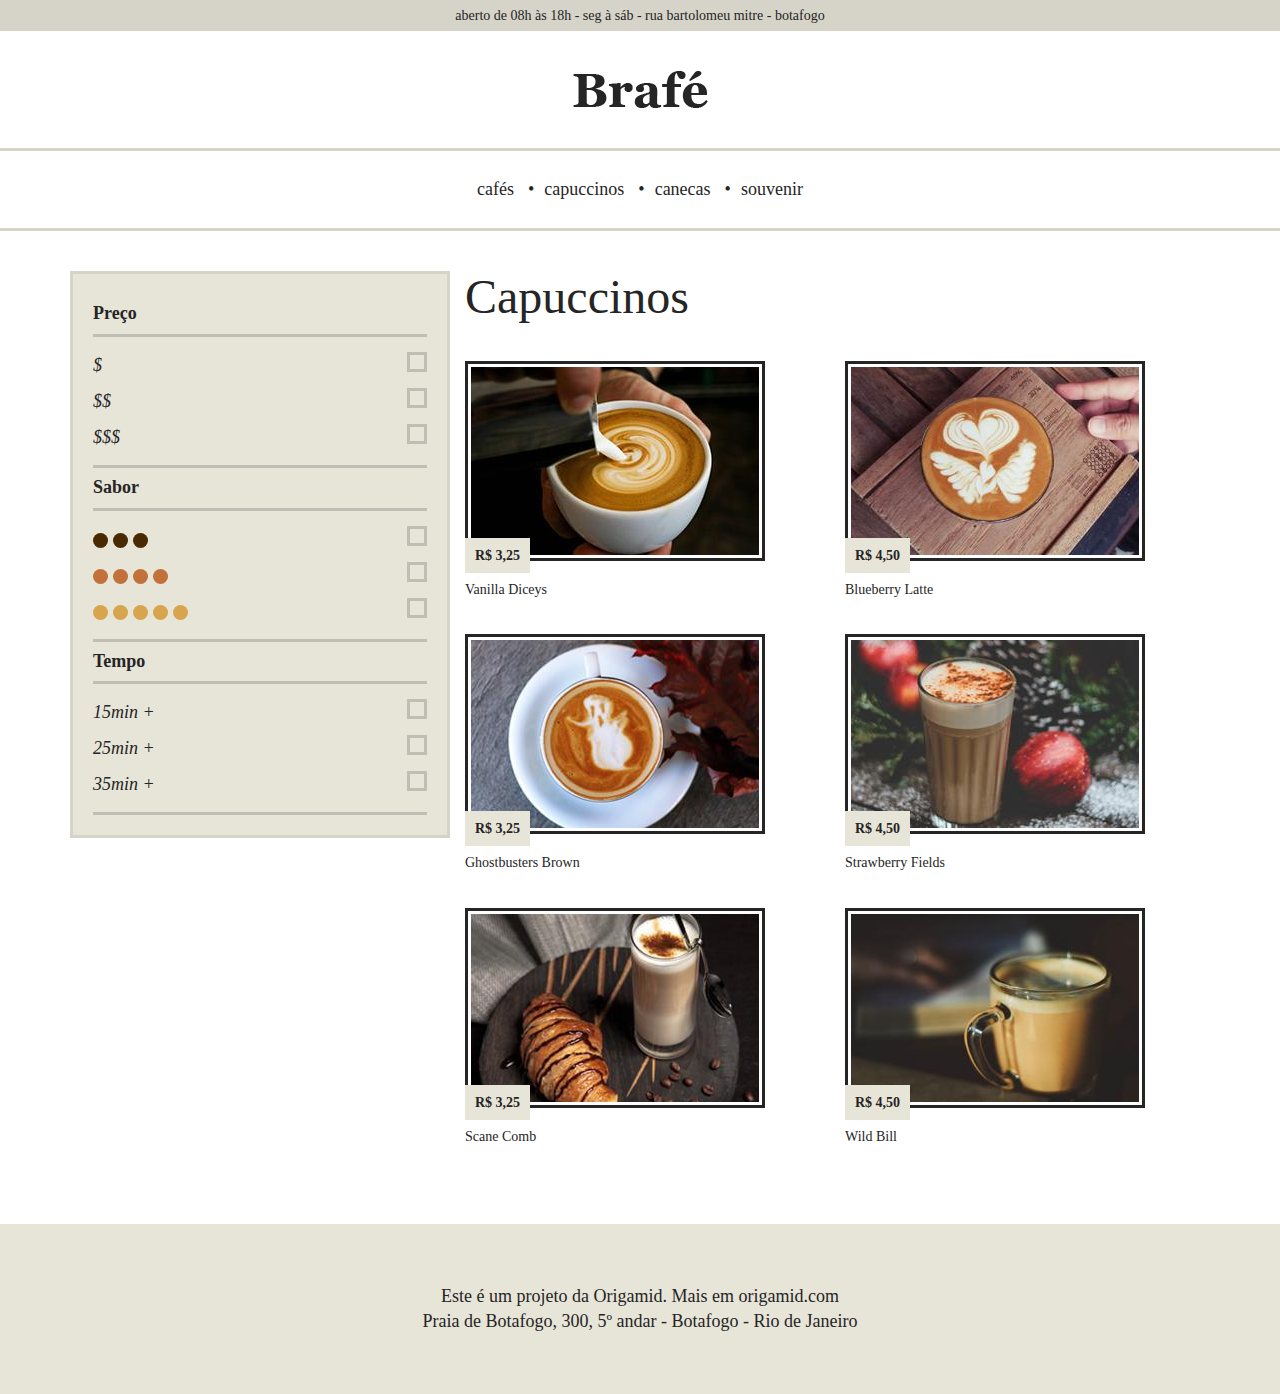
<file: Css Posicionamento 2/css Bootstrap/index.html>
<!DOCTYPE html>
<html>
<head>
	<title>Brafé 2</title>
	<meta charset="utf-8">
	<meta name="viewport" content="width=device-width, initial-scale=1, shrink-to-fit=no">
	<link rel="stylesheet" href="./css/bootstrap.min.css">
	<link rel="stylesheet" type="text/css" href="css/style.css">
</head>
<body>
	
	<header>
		<div class="header-informacoes">
			<p>aberto de 08h às 18h - seg à sáb - rua bartolomeu mitre - botafogo</p>
		</div>
		<a class="header-logo" href="index.html">
			<img src="img/brafe.png" alt="Brafé">
		</a>
		<nav class="header-menu">
			<ul>
				<li><a href="#">cafés</a></li>
				<li><a href="#">capuccinos</a></li>
				<li><a href="#">canecas</a></li>
				<li><a href="#">souvenir</a></li>
			</ul>
		</nav>
	</header>
	
	<div class="container">
		<div class="row">
			<nav class="filtro col-md-4">
				<h2>Preço</h2>
				<ul>
					<li>$</li>
					<li>$$</li>
					<li>$$$</li>
				</ul>
				<h2>Sabor</h2>
				<ul class="sabor">
					<li><span class="sabor-3">Marrom</span></li>
					<li><span class="sabor-4">Laranja</span></li>
					<li><span class="sabor-5">Amarelo</span></li>
				</ul>
				<h2>Tempo</h2>
				<ul>
					<li>15min +</li>
					<li>25min +</li>
					<li>35min +</li>
				</ul>
			</nav>
			
			<section class="produtos col-md-8">
				<h1>Capuccinos</h1>
				<ul class="row">
					<li class="col-6">
						<img src="img/cafe-1.jpg" alt="Café 1">
						<span>R$ 3,25</span>
						<h2>Vanilla Diceys</h2>
					</li>
					
					<li class="col-6">
						<img src="img/cafe-2.jpg" alt="Café 1">
						<span>R$ 4,50</span>
						<h2>Blueberry Latte</h2>
					</li>
					
					<li class="col-6">
						<img src="img/cafe-3.jpg" alt="Café 1">
						<span>R$ 3,25</span>
						<h2>Ghostbusters Brown</h2>
					</li>
					
					<li class="col-6">
						<img src="img/cafe-4.jpg" alt="Café 1">
						<span>R$ 4,50</span>
						<h2>Strawberry Fields</h2>
					</li>
					
					<li class="col-6">
						<img src="img/cafe-5.jpg" alt="Café 1">
						<span>R$ 3,25</span>
						<h2>Scane Comb</h2>
					</li>
					
					<li class="col-6">
						<img src="img/cafe-6.jpg" alt="Café 1">
						<span>R$ 4,50</span>
						<h2>Wild Bill</h2>
					</li>
				</ul>
			</section>
		</div>
	</div>
	
	<footer class="footer">
		<p>Este é um projeto da Origamid. Mais em origamid.com</p>
		<p>Praia de Botafogo, 300, 5º andar - Botafogo - Rio de Janeiro</p>
	</footer>
	
</body>
</html>
</file>
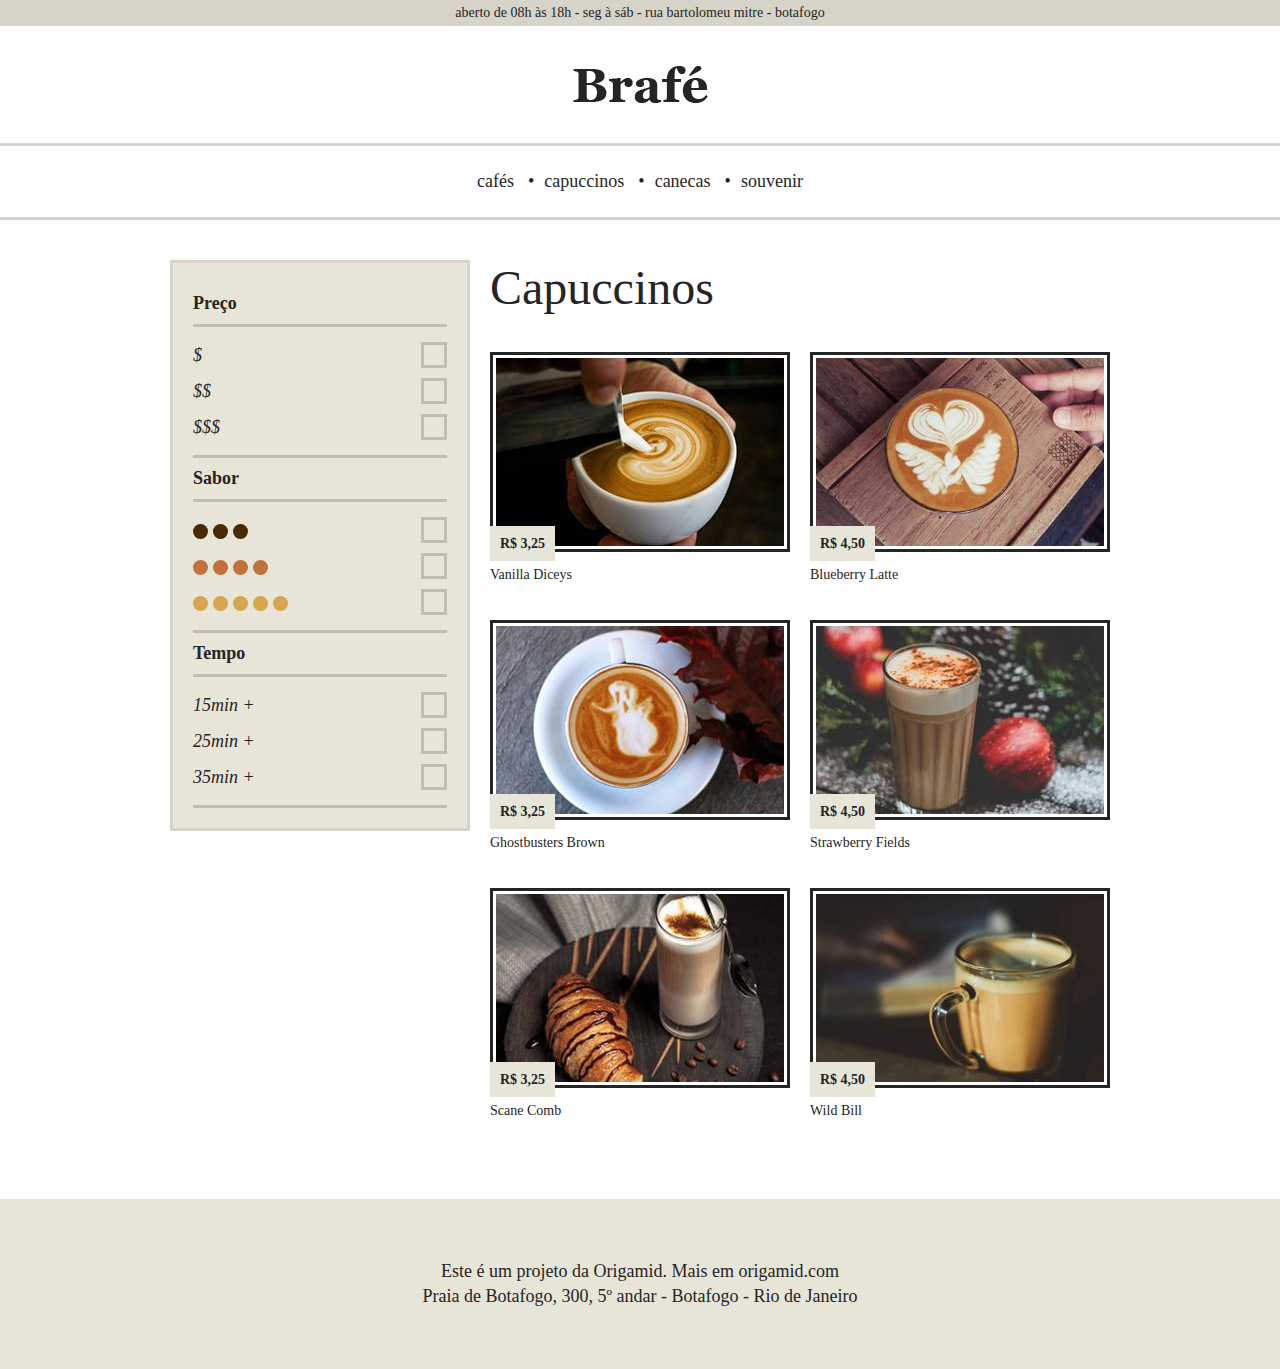
<file: Css Posicionamento 2/css Flexbox/index.html>
<!DOCTYPE html>
<html>
  <head>
    <title>Brafé 2</title>
    <meta charset="utf-8" />
    <meta
      name="viewport"
      content="width=device-width, initial-scale=1, shrink-to-fit=no"
    />
    <link rel="stylesheet" type="text/css" href="css/flex.css" />
    <link rel="stylesheet" type="text/css" href="css/style.css" />
  </head>
  <body>
    <header>
      <div class="header-informacoes">
        <p>
          aberto de 08h às 18h - seg à sáb - rua bartolomeu mitre - botafogo
        </p>
      </div>
      <a class="header-logo" href="index.html">
        <img src="img/brafe.png" alt="Brafé" />
      </a>
      <nav class="header-menu">
        <ul>
          <li><a href="#">cafés</a></li>
          <li><a href="#">capuccinos</a></li>
          <li><a href="#">canecas</a></li>
          <li><a href="#">souvenir</a></li>
        </ul>
      </nav>
    </header>

    <div class="flex">
      <nav class="filtro flex-item-4">
        <h2>Preço</h2>
        <ul>
          <li>$</li>
          <li>$$</li>
          <li>$$$</li>
        </ul>
        <h2>Sabor</h2>
        <ul class="sabor">
          <li><span class="sabor-3">Marrom</span></li>
          <li><span class="sabor-4">Laranja</span></li>
          <li><span class="sabor-5">Amarelo</span></li>
        </ul>
        <h2>Tempo</h2>
        <ul>
          <li>15min +</li>
          <li>25min +</li>
          <li>35min +</li>
        </ul>
      </nav>

      <section class="produtos flex-item-8">
        <h1>Capuccinos</h1>
        <ul class="flex-row">
          <li class="flex-item-6">
            <img src="img/cafe-1.jpg" alt="Café 1" />
            <span>R$ 3,25</span>
            <h2>Vanilla Diceys</h2>
          </li>

          <li class="flex-item-6">
            <img src="img/cafe-2.jpg" alt="Café 1" />
            <span>R$ 4,50</span>
            <h2>Blueberry Latte</h2>
          </li>

          <li class="flex-item-6">
            <img src="img/cafe-3.jpg" alt="Café 1" />
            <span>R$ 3,25</span>
            <h2>Ghostbusters Brown</h2>
          </li>

          <li class="flex-item-6">
            <img src="img/cafe-4.jpg" alt="Café 1" />
            <span>R$ 4,50</span>
            <h2>Strawberry Fields</h2>
          </li>

          <li class="flex-item-6">
            <img src="img/cafe-5.jpg" alt="Café 1" />
            <span>R$ 3,25</span>
            <h2>Scane Comb</h2>
          </li>

          <li class="flex-item-6">
            <img src="img/cafe-6.jpg" alt="Café 1" />
            <span>R$ 4,50</span>
            <h2>Wild Bill</h2>
          </li>
        </ul>
      </section>
    </div>

    <footer class="footer">
      <p>Este é um projeto da Origamid. Mais em origamid.com</p>
      <p>Praia de Botafogo, 300, 5º andar - Botafogo - Rio de Janeiro</p>
    </footer>
  </body>
</html>
</file>
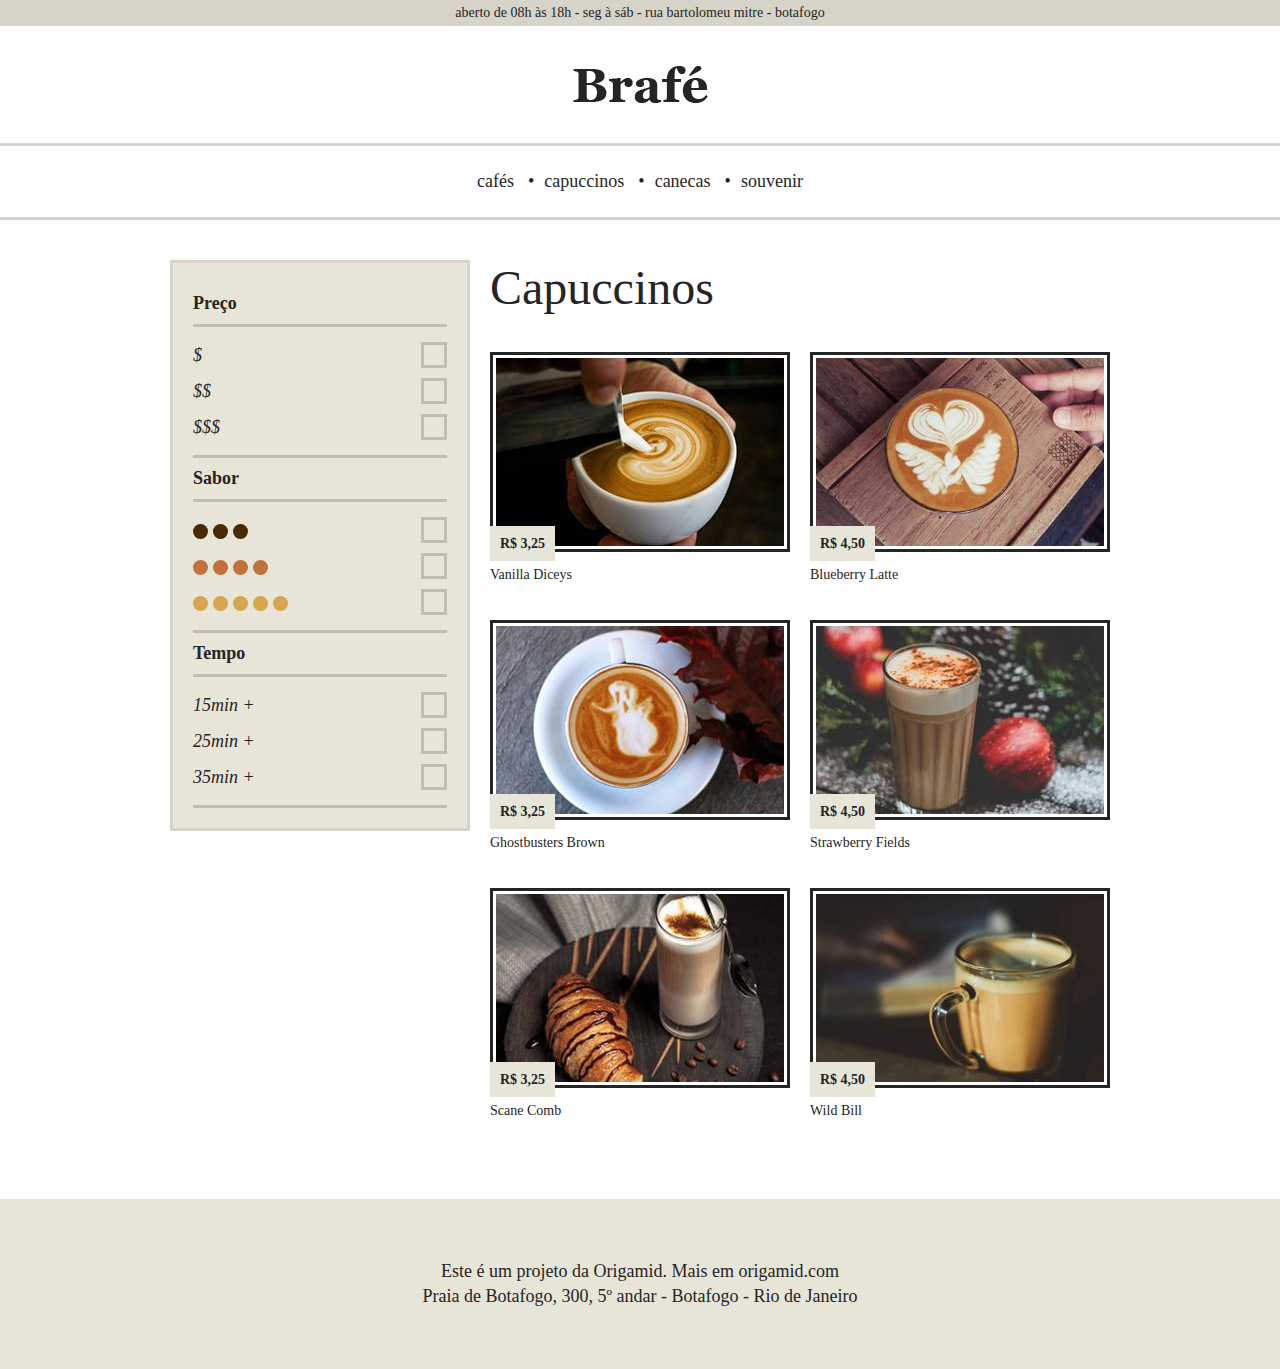
<file: Css Posicionamento 2/css Grid/index.html>
<!DOCTYPE html>
<html>
  <head>
    <title>Brafé 2</title>
    <meta charset="utf-8" />
    <meta
      name="viewport"
      content="width=device-width, initial-scale=1, shrink-to-fit=no"
    />
		<link rel="stylesheet" href="./css/grid.css">
    <link rel="stylesheet" type="text/css" href="css/style.css" />
  </head>
  <body>
    <header>
      <div class="header-informacoes">
        <p>
          aberto de 08h às 18h - seg à sáb - rua bartolomeu mitre - botafogo
        </p>
      </div>
      <a class="header-logo" href="index.html">
        <img src="img/brafe.png" alt="Brafé" />
      </a>
      <nav class="header-menu">
        <ul>
          <li><a href="#">cafés</a></li>
          <li><a href="#">capuccinos</a></li>
          <li><a href="#">canecas</a></li>
          <li><a href="#">souvenir</a></li>
        </ul>
      </nav>
    </header>

    <div class="container">
      <nav class="filtro grid-4">
        <h2>Preço</h2>
        <ul>
          <li>$</li>
          <li>$$</li>
          <li>$$$</li>
        </ul>
        <h2>Sabor</h2>
        <ul class="sabor">
          <li><span class="sabor-3">Marrom</span></li>
          <li><span class="sabor-4">Laranja</span></li>
          <li><span class="sabor-5">Amarelo</span></li>
        </ul>
        <h2>Tempo</h2>
        <ul>
          <li>15min +</li>
          <li>25min +</li>
          <li>35min +</li>
        </ul>
      </nav>

      <section class="produtos grid-8">
        <h1>Capuccinos</h1>
        <ul class="row">
          <li class="grid-mobile-6">
            <img src="img/cafe-1.jpg" alt="Café 1" />
            <span>R$ 3,25</span>
            <h2>Vanilla Diceys</h2>
          </li>

          <li class="grid-mobile-6">
            <img src="img/cafe-2.jpg" alt="Café 1" />
            <span>R$ 4,50</span>
            <h2>Blueberry Latte</h2>
          </li>

          <li class="grid-mobile-6">
            <img src="img/cafe-3.jpg" alt="Café 1" />
            <span>R$ 3,25</span>
            <h2>Ghostbusters Brown</h2>
          </li>

          <li class="grid-mobile-6">
            <img src="img/cafe-4.jpg" alt="Café 1" />
            <span>R$ 4,50</span>
            <h2>Strawberry Fields</h2>
          </li>

          <li class="grid-mobile-6">
            <img src="img/cafe-5.jpg" alt="Café 1" />
            <span>R$ 3,25</span>
            <h2>Scane Comb</h2>
          </li>

          <li class="grid-mobile-6">
            <img src="img/cafe-6.jpg" alt="Café 1" />
            <span>R$ 4,50</span>
            <h2>Wild Bill</h2>
          </li>
        </ul>
      </section>
    </div>

    <footer class="footer">
      <p>Este é um projeto da Origamid. Mais em origamid.com</p>
      <p>Praia de Botafogo, 300, 5º andar - Botafogo - Rio de Janeiro</p>
    </footer>
  </body>
</html>
</file>
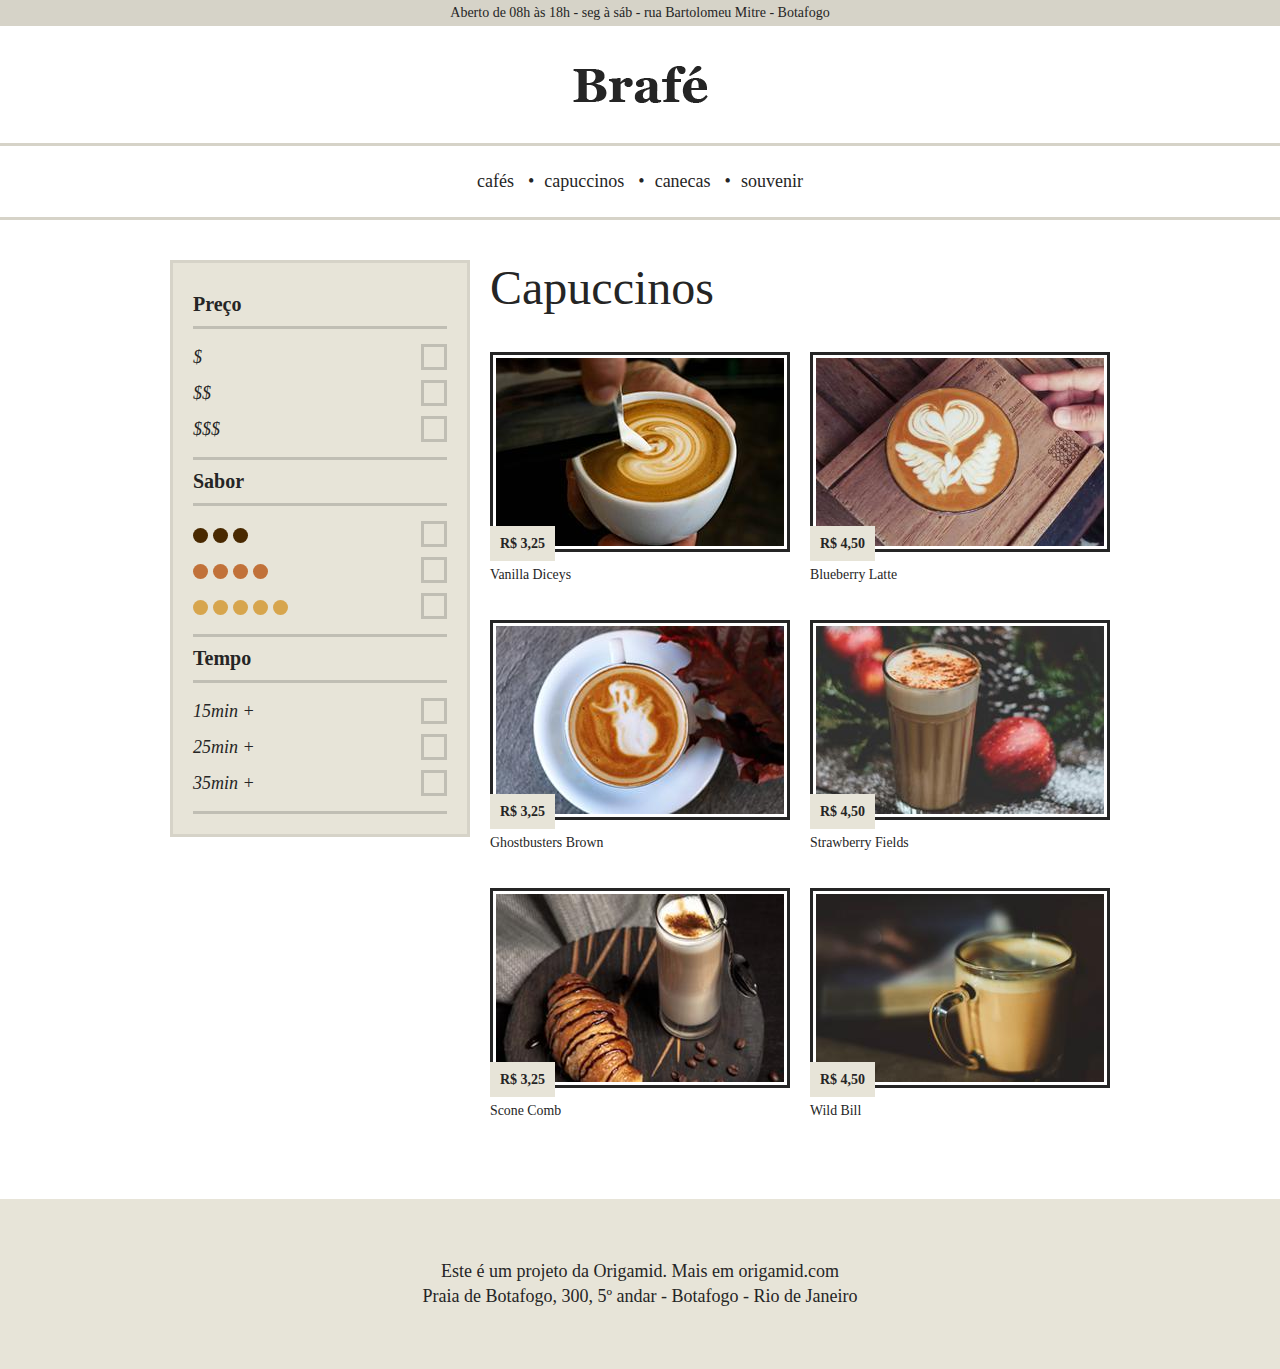
<file: Css Posicionamento 2/css Puro/index.html>
<!DOCTYPE html>
<html lang="en">
  <head>
    <meta charset="UTF-8" />
    <meta http-equiv="X-UA-Compatible" content="IE=edge" />
    <meta name="viewport" content="width=device-width, initial-scale=1.0" />
    <title>brafé 2</title>
    <link rel="stylesheet" href="./css/style.css">
  </head>
  <body>
    <header">
      <div class="header-info">
        <p>
          Aberto de 08h às 18h - seg à sáb - rua Bartolomeu Mitre - Botafogo
        </p>
      </div>

      <a class="header-logo" href="">
        <img src="./img/brafe.png" alt="Brafé" />
      </a>

      <nav class="header-menu">
        <ul>
          <li><a href="x">cafés</a></li>
          <li><a href="x">capuccinos</a></li>
          <li><a href="x">canecas</a></li>
          <li><a href="x">souvenir</a></li>
        </ul>
      </nav>
    </header>

    <div class="container">
      <nav class="filtro">
        <h2>Preço</h2>
        <ul>
          <li>$</li>
          <li>$$</li>
          <li>$$$</li>
        </ul>

        <h2>Sabor</h2>
        <ul class="sabor">
          <li><span class="sabor-3">Marrom</span></li>
          <li><span class="sabor-4">Laranja</span></li>
          <li><span class="sabor-5">Amarelo</span></li>
        </ul>

        <h2>Tempo</h2>
        <ul>
          <li>15min +</li>
          <li>25min +</li>
          <li>35min +</li>
        </ul>
      </nav>

      <section class="produtos">
        <h1>Capuccinos</h1>
        <ul>
          <li>
            <img src="./img/cafe-1.jpg" alt="Café 2" />
            <span>R$ 3,25</span>
            <h2>Vanilla Diceys</h2>
          </li>

          <li>
            <img src="img/cafe-2.jpg" alt="Café 1" />
            <span>R$ 4,50</span>
            <h2>Blueberry Latte</h2>
          </li>

          <li>
            <img src="./img/cafe-3.jpg" alt="Café 3" />
            <span>R$ 3,25</span>
            <h2>Ghostbusters Brown</h2>
          </li>

          <li>
            <img src="./img/cafe-4.jpg" alt="Café 4" />
            <span>R$ 4,50</span>
            <h2>Strawberry Fields</h2>
          </li>

          <li>
            <img src="./img/cafe-5.jpg" alt="Café 5" />
            <span>R$ 3,25</span>
            <h2>Scone Comb</h2>
          </li>

          <li>
            <img src="./img/cafe-6.jpg" alt="Café 6" />
            <span>R$ 4,50</span>
            <h2>Wild Bill</h2>
          </li>
        </ul>
      </section>
    </div>
    
    <footer class="footer">
      <p>Este é um projeto da Origamid. Mais em origamid.com</p>
      <p>Praia de Botafogo, 300, 5º andar - Botafogo - Rio de Janeiro</p>
    </footer>
  </body>
</html>
</file>
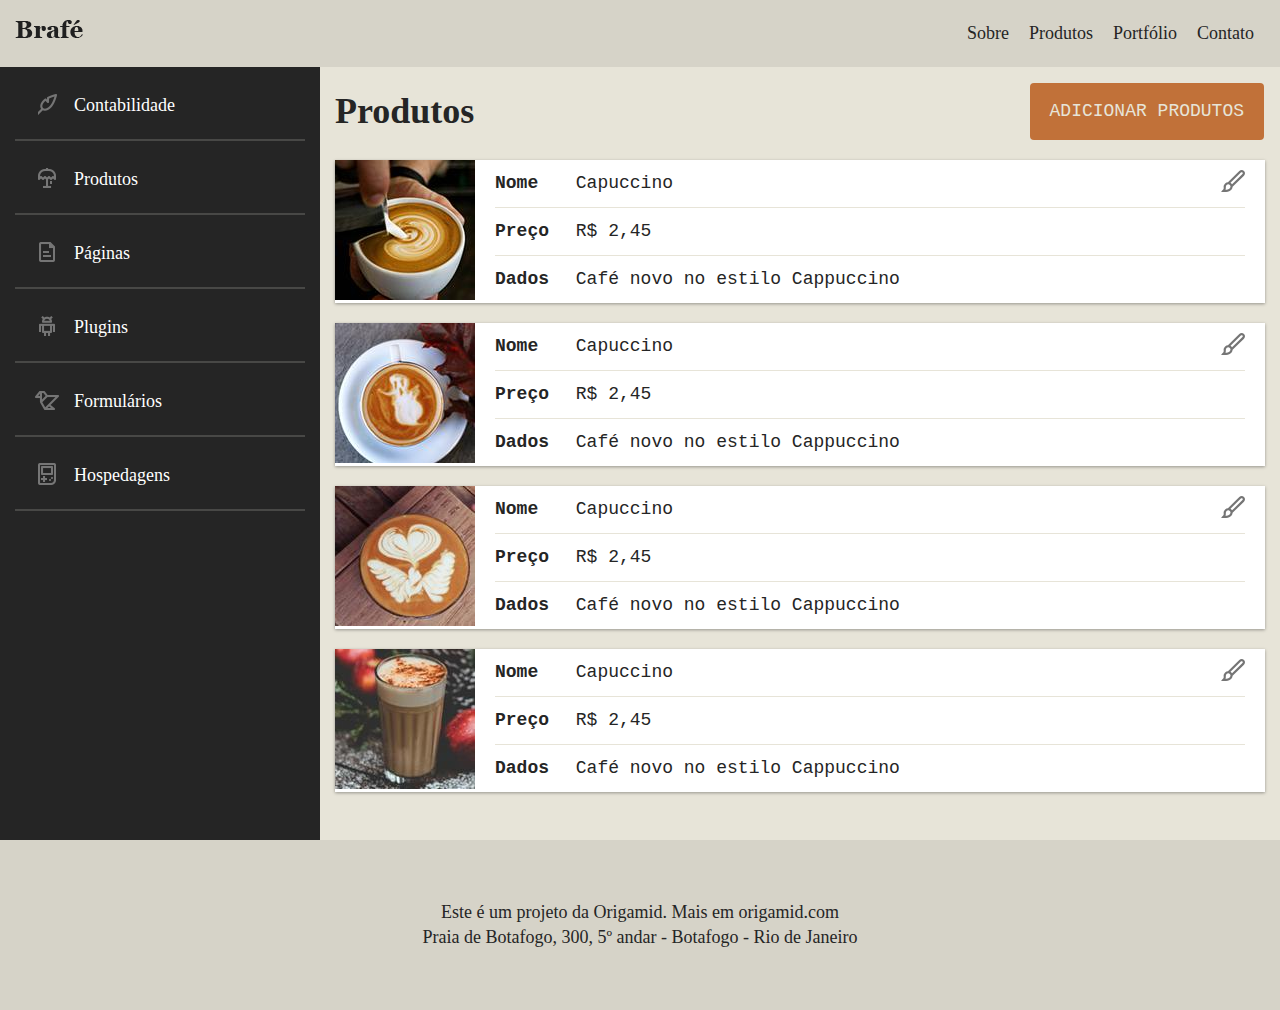
<file: Css Posicionamento 3/Css Bootstrap/index.html>
<!DOCTYPE html>
<html>
  <head>
    <title>Brafé 3</title>
    <meta charset="utf-8" />
    <meta
      name="viewport"
      content="width=device-width, initial-scale=1, shrink-to-fit=no"
    />
    <link rel="stylesheet" type="text/css" href="css/bootstrap.min.css" />
    <link rel="stylesheet" type="text/css" href="css/style.css" />
  </head>

  <body>
    <header class="header">
      <div class="container-fluid">
        <div class="row">
          <a class="header-logo mr-auto col-md-4" href="#">
            <img src="img/brafe.png" alt="Brafé" />
          </a>
          <nav class="header-menu mr-3 ml-3">
            <ul>
              <li><a href="#">Sobre</a></li>
              <li><a href="#">Produtos</a></li>
              <li><a href="#">Portfólio</a></li>
              <li><a href="#">Contato</a></li>
            </ul>
          </nav>
        </div>
      </div>
    </header>

    <main class="main-container container-fluid">
      <div class="row">
        <nav class="side-nav col-md-4 col-xl-3">
          <ul>
            <li><a class="nav-contabilidade" href="#">Contabilidade</a></li>
            <li><a class="nav-produtos" href="#">Produtos</a></li>
            <li><a class="nav-paginas" href="#">Páginas</a></li>
            <li><a class="nav-plugins" href="#">Plugins</a></li>
            <li><a class="nav-formularios" href="#">Formulários</a></li>
            <li><a class="nav-hospedagens" href="#">Hospedagens</a></li>
          </ul>
        </nav>

        <section class="produtos col-md-8 col-xl-9 mb-5">
          <header class="row align-items-center mt-3">
            <h1 class="col">Produtos</h1>
            <a class="adicionar-produtos mr-3 ml-3" href="#"
              >Adicionar Produtos</a
            >
          </header>
          <ul>
            <li class="produtos-item">
              <div class="media">
                <img src="img/cafe-1.jpg" alt="Café 1" />
                <ul class="media-body">
                  <li><span>Nome</span> Capuccino</li>
                  <li><span>Preço</span> R$ 2,45</li>
                  <li><span>Dados</span> Café novo no estilo Cappuccino</li>
                </ul>
                <a href="#">Editar</a>
              </div>
            </li>

            <li class="produtos-item">
              <div class="media">
                <img src="img/cafe-2.jpg" alt="Café 2" />
                <ul class="media-body">
                  <li><span>Nome</span> Capuccino</li>
                  <li><span>Preço</span> R$ 2,45</li>
                  <li><span>Dados</span> Café novo no estilo Cappuccino</li>
                </ul>
                <a href="#">Editar</a>
              </div>
            </li>

            <li class="produtos-item">
              <div class="media">
                <img src="img/cafe-3.jpg" alt="Café 3" />
                <ul class="media-body">
                  <li><span>Nome</span> Capuccino</li>
                  <li><span>Preço</span> R$ 2,45</li>
                  <li><span>Dados</span> Café novo no estilo Cappuccino</li>
                </ul>
                <a href="#">Editar</a>
              </div>
            </li>

            <li class="produtos-item">
              <div class="media">
                <img src="img/cafe-4.jpg" alt="Café 4" />
                <ul class="media-body">
                  <li><span>Nome</span> Capuccino</li>
                  <li><span>Preço</span> R$ 2,45</li>
                  <li><span>Dados</span> Café novo no estilo Cappuccino</li>
                </ul>
                <a href="#">Editar</a>
              </div>
            </li>
          </ul>
        </section>
      </div>
    </main>

    <footer class="footer">
      <p>Este é um projeto da Origamid. Mais em origamid.com</p>
      <p>Praia de Botafogo, 300, 5º andar - Botafogo - Rio de Janeiro</p>
    </footer>
  </body>
</html>
</file>
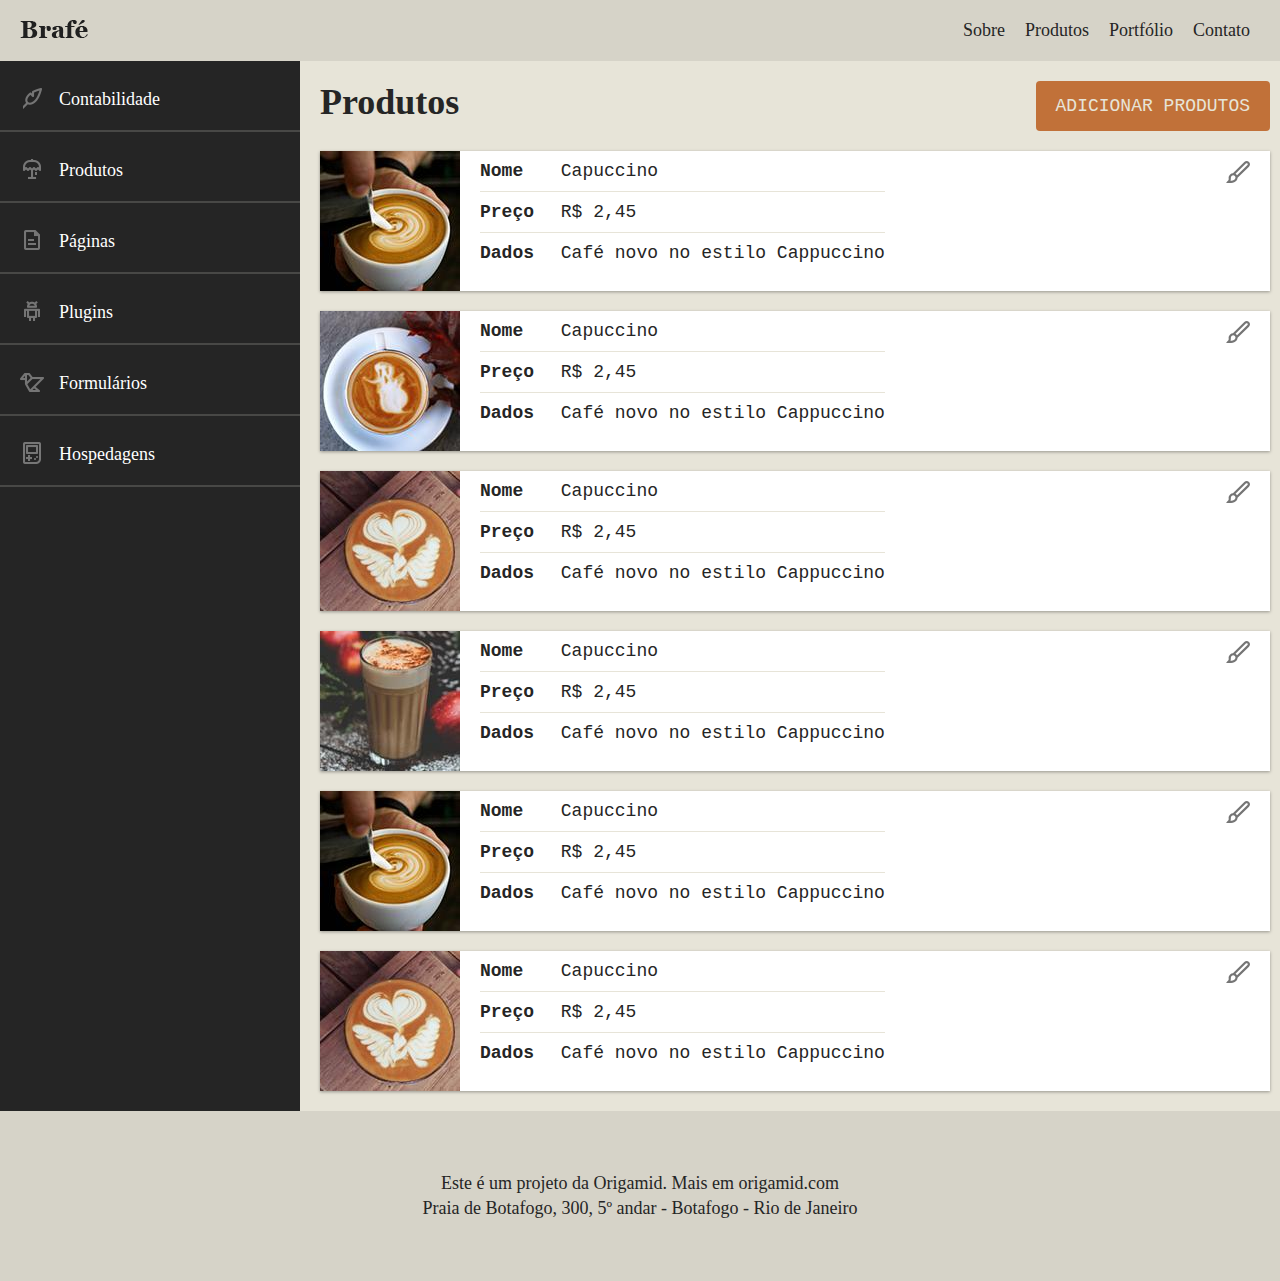
<file: Css Posicionamento 3/Css Flexbox/index.html>
<!DOCTYPE html>
<html>
  <head>
    <title>Brafé 3</title>
    <meta charset="utf-8" />
    <meta
      name="viewport"
      content="width=device-width, initial-scale=1, shrink-to-fit=no"
    />
    <link rel="stylesheet" type="text/css" href="css/style.css" />
  </head>

  <body>
    <header class="header">
      <a class="header-logo" href="#">
        <img src="img/brafe.png" alt="Brafé" />
      </a>
      <nav class="header-menu">
        <ul>
          <li><a href="#">Sobre</a></li>
          <li><a href="#">Produtos</a></li>
          <li><a href="#">Portfólio</a></li>
          <li><a href="#">Contato</a></li>
        </ul>
      </nav>
    </header>

    <main class="main-container">
      <nav class="side-nav">
        <ul>
          <li><a class="nav-contabilidade" href="#">Contabilidade</a></li>
          <li><a class="nav-produtos" href="#">Produtos</a></li>
          <li><a class="nav-paginas" href="#">Páginas</a></li>
          <li><a class="nav-plugins" href="#">Plugins</a></li>
          <li><a class="nav-formularios" href="#">Formulários</a></li>
          <li><a class="nav-hospedagens" href="#">Hospedagens</a></li>
        </ul>
      </nav>

      <section class="produtos">
        <header>
          <h1>Produtos</h1>
          <a class="adicionar-produtos" href="#">Adicionar Produtos</a>
        </header>
        <ul>
          <li class="produtos-item">
            <img src="img/cafe-1.jpg" alt="Café 1" />
            <ul>
              <li><span>Nome</span> Capuccino</li>
              <li><span>Preço</span> R$ 2,45</li>
              <li><span>Dados</span> Café novo no estilo Cappuccino</li>
            </ul>
            <a href="#">Editar</a>
          </li>

          <li class="produtos-item">
            <img src="img/cafe-2.jpg" alt="Café 2" />
            <ul>
              <li><span>Nome</span> Capuccino</li>
              <li><span>Preço</span> R$ 2,45</li>
              <li><span>Dados</span> Café novo no estilo Cappuccino</li>
            </ul>
            <a href="#">Editar</a>
          </li>

          <li class="produtos-item">
            <img src="img/cafe-3.jpg" alt="Café 3" />
            <ul>
              <li><span>Nome</span> Capuccino</li>
              <li><span>Preço</span> R$ 2,45</li>
              <li><span>Dados</span> Café novo no estilo Cappuccino</li>
            </ul>
            <a href="#">Editar</a>
          </li>

          <li class="produtos-item">
            <img src="img/cafe-4.jpg" alt="Café 4" />
            <ul>
              <li><span>Nome</span> Capuccino</li>
              <li><span>Preço</span> R$ 2,45</li>
              <li><span>Dados</span> Café novo no estilo Cappuccino</li>
            </ul>
            <a href="#">Editar</a>
          </li>

          <li class="produtos-item">
            <img src="img/cafe-1.jpg" alt="Café 1" />
            <ul>
              <li><span>Nome</span> Capuccino</li>
              <li><span>Preço</span> R$ 2,45</li>
              <li><span>Dados</span> Café novo no estilo Cappuccino</li>
            </ul>
            <a href="#">Editar</a>
          </li>

          <li class="produtos-item">
            <img src="img/cafe-3.jpg" alt="Café 3" />
            <ul>
              <li><span>Nome</span> Capuccino</li>
              <li><span>Preço</span> R$ 2,45</li>
              <li><span>Dados</span> Café novo no estilo Cappuccino</li>
            </ul>
            <a href="#">Editar</a>
          </li>
        </ul>
      </section>
    </main>

    <footer class="footer">
      <p>Este é um projeto da Origamid. Mais em origamid.com</p>
      <p>Praia de Botafogo, 300, 5º andar - Botafogo - Rio de Janeiro</p>
    </footer>
  </body>
</html>
</file>
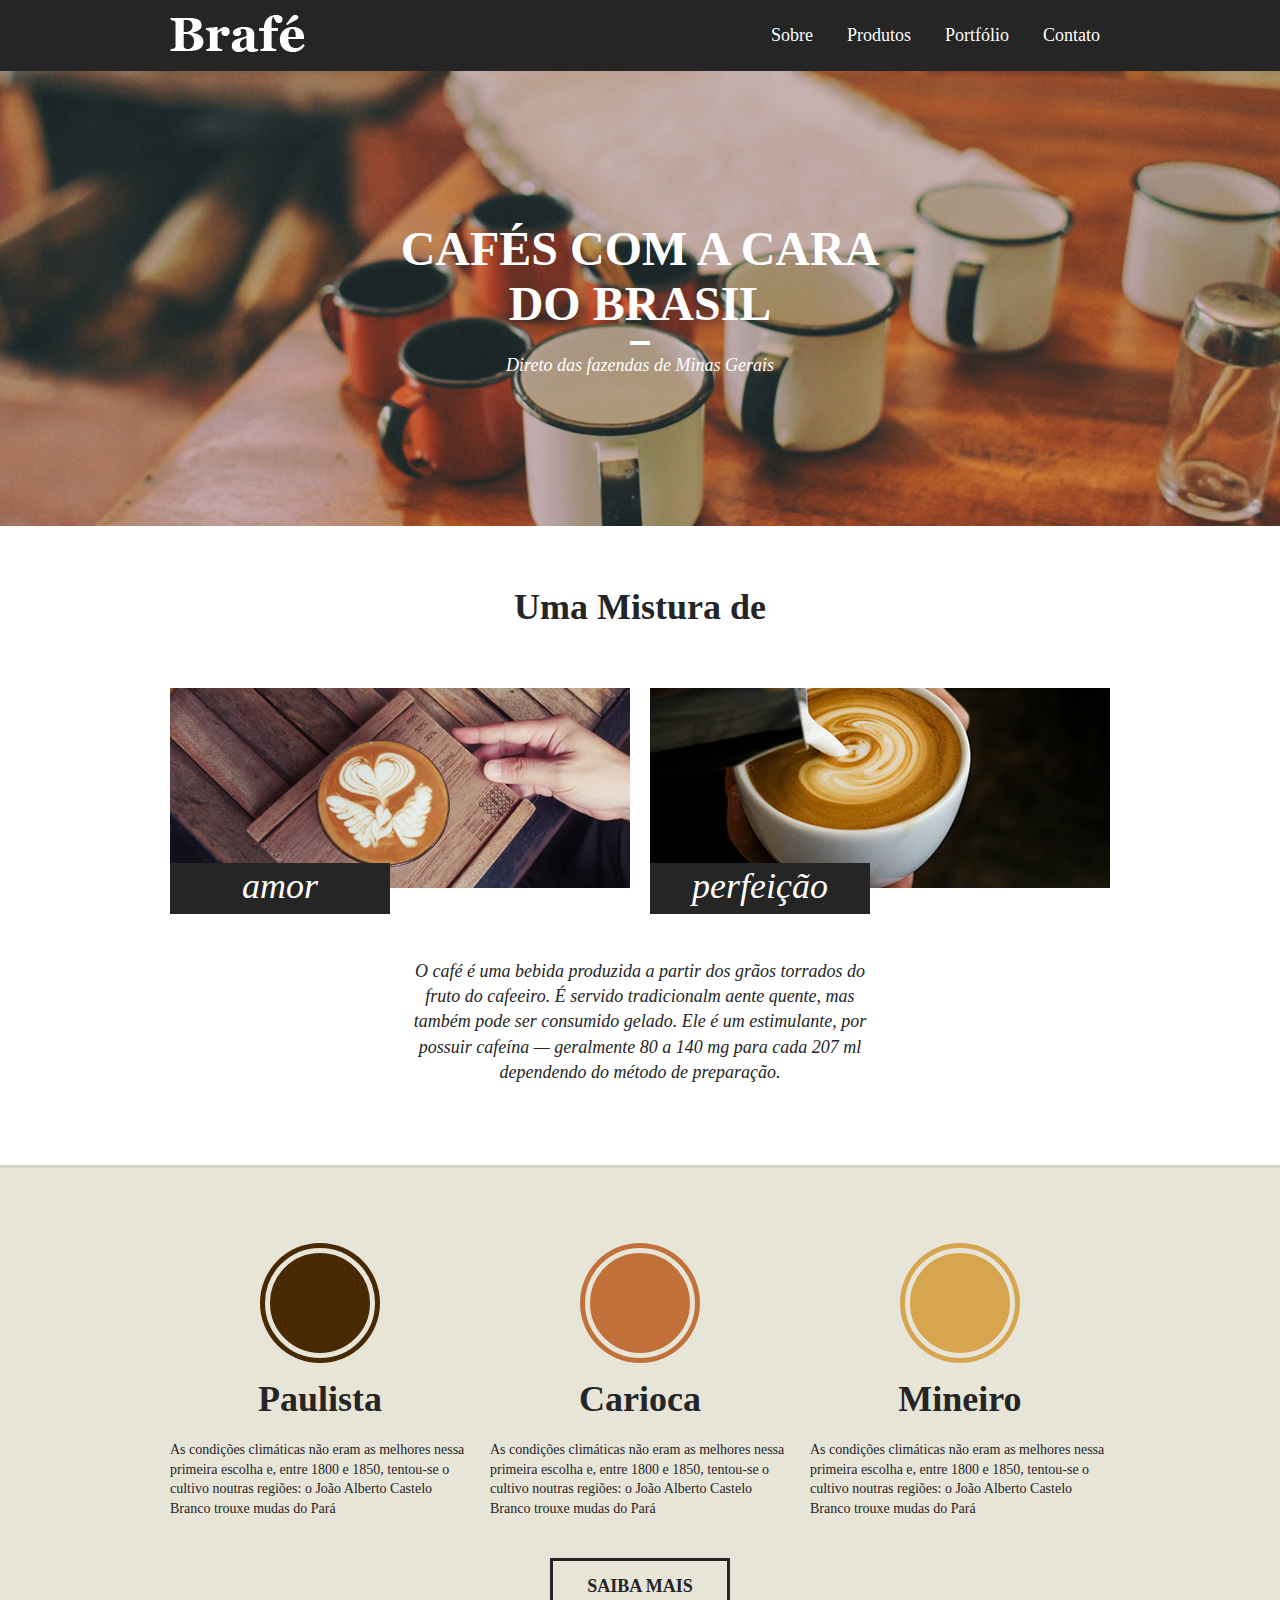
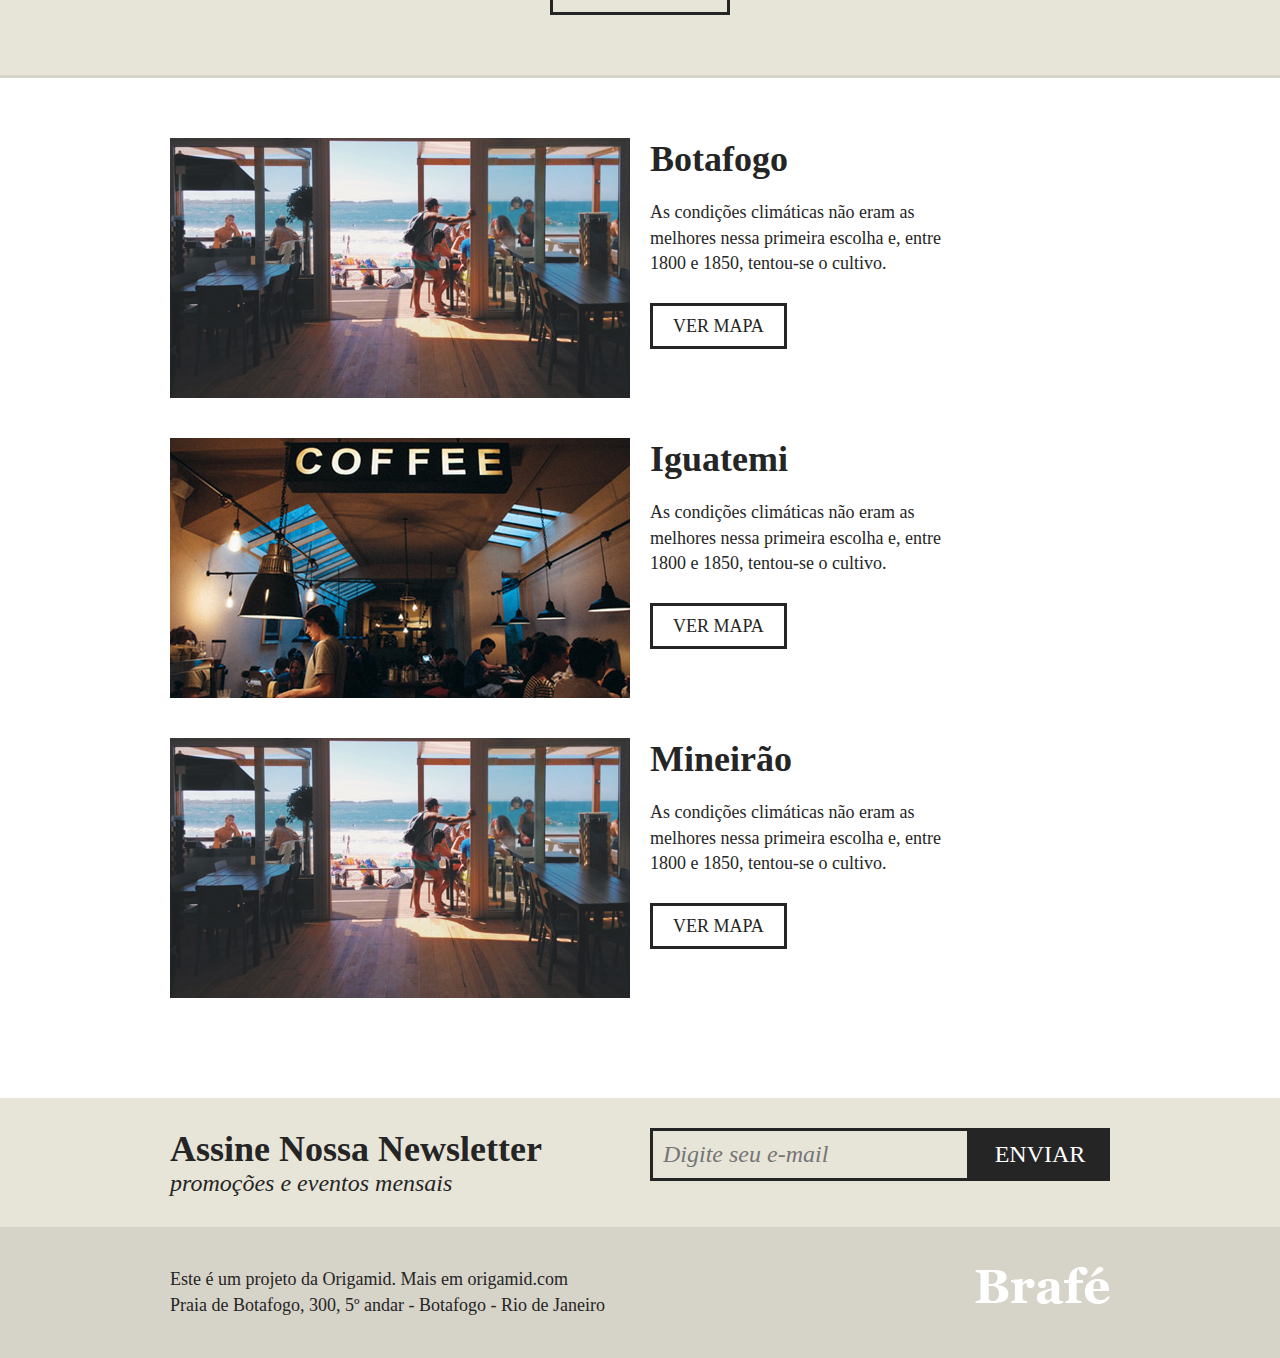
<file: Css Posicionamento/Css  Grid/index.html>
<!DOCTYPE html>
<html>
  <head>
    <title>Brafé 1</title>
    <meta charset="utf-8" />
    <meta
      name="viewport"
      content="width=device-width, initial-scale=1, shrink-to-fit=no"
    />
    <link rel="stylesheet" type="text/css" href="css/grid.css" />
    <link rel="stylesheet" type="text/css" href="css/style.css" />
  </head>
  <body>
    <header class="menu">
      <div class="container">
        <a class="menu-logo grid-4" href="#"
          ><img src="img/brafe.png" alt="Brafé"
        /></a>
        <nav class="menu-nav grid-8">
          <ul>
            <li><a href="#">Sobre</a></li>
            <li><a href="#">Produtos</a></li>
            <li><a href="#">Portfólio</a></li>
            <li><a href="#">Contato</a></li>
          </ul>
        </nav>
      </div>
    </header>

    <main class="intro">
      <h1>Cafés com a cara<br />do Brasil</h1>
      <p>Direto das fazendas de Minas Gerais</p>
    </main>

    <section class="sobre">
      <h2>Uma Mistura de</h2>
      <div class="container">
        <div class="sobre-item grid-6">
          <img src="img/cafe-1.jpg" />
          <h3>amor</h3>
        </div>
        <div class="sobre-item grid-6">
          <img src="img/cafe-2.jpg" />
          <h3>perfeição</h3>
        </div>
      </div>
      <p>
        O café é uma bebida produzida a partir dos grãos torrados do fruto do
        cafeeiro. É servido tradicionalm aente quente, mas também pode ser
        consumido gelado. Ele é um estimulante, por possuir cafeína — geralmente
        80 a 140 mg para cada 207 ml dependendo do método de preparação.
      </p>
    </section>

    <section class="produtos">
      <div class="container">
        <div class="produtos-item grid-4">
          <h2 class="produtos-paulista">Paulista</h2>
          <p>
            As condições climáticas não eram as melhores nessa primeira escolha
            e, entre 1800 e 1850, tentou-se o cultivo noutras regiões: o João
            Alberto Castelo Branco trouxe mudas do Pará
          </p>
        </div>
        <div class="produtos-item grid-4">
          <h2 class="produtos-carioca">Carioca</h2>
          <p>
            As condições climáticas não eram as melhores nessa primeira escolha
            e, entre 1800 e 1850, tentou-se o cultivo noutras regiões: o João
            Alberto Castelo Branco trouxe mudas do Pará
          </p>
        </div>
        <div class="produtos-item grid-4">
          <h2 class="produtos-mineiro">Mineiro</h2>
          <p>
            As condições climáticas não eram as melhores nessa primeira escolha
            e, entre 1800 e 1850, tentou-se o cultivo noutras regiões: o João
            Alberto Castelo Branco trouxe mudas do Pará
          </p>
        </div>
      </div>
      <a class="produtos-btn" href="#">Saiba Mais</a>
    </section>

    <section class="locais">
      <div class="locais-item container">
        <div class="grid-6">
          <img src="img/botafogo.jpg" alt="Brafé unidade Botafogo" />
        </div>
        <div class="grid-6">
          <h2>Botafogo</h2>
          <p>
            As condições climáticas não eram as melhores nessa primeira escolha
            e, entre 1800 e 1850, tentou-se o cultivo.
          </p>
          <a href="#">Ver Mapa</a>
        </div>
      </div>

      <div class="locais-item container">
        <div class="grid-6">
          <img src="img/iguatemi.jpg" alt="Brafé unidade Iguatemi" />
        </div>
        <div class="grid-6">
          <h2>Iguatemi</h2>
          <p>
            As condições climáticas não eram as melhores nessa primeira escolha
            e, entre 1800 e 1850, tentou-se o cultivo.
          </p>
          <a href="#">Ver Mapa</a>
        </div>
      </div>

      <div class="locais-item container">
        <div class="grid-6">
          <img src="img/botafogo.jpg" alt="Brafé unidade Mineirão" />
        </div>
        <div class="grid-6">
          <h2>Mineirão</h2>
          <p>
            As condições climáticas não eram as melhores nessa primeira escolha
            e, entre 1800 e 1850, tentou-se o cultivo.
          </p>
          <a href="#">Ver Mapa</a>
        </div>
      </div>
    </section>

    <section class="assine">
      <div class="container">
        <div class="assine-info grid-6">
          <h2>Assine Nossa Newsletter</h2>
          <p>promoções e eventos mensais</p>
        </div>
        <form class="grid-6">
          <label>E-mail</label>
          <input type="text" placeholder="Digite seu e-mail" />
          <button type="submit">Enviar</button>
        </form>
      </div>
    </section>

    <footer class="footer">
      <div class="container">
        <p class="grid-8">
          Este é um projeto da Origamid. Mais em origamid.com<br />Praia de
          Botafogo, 300, 5º andar - Botafogo - Rio de Janeiro
        </p>
        <div class="grid-4">
          <img src="img/brafe.png" alt="Brafé" />
        </div>
      </div>
    </footer>
  </body>
</html>
</file>
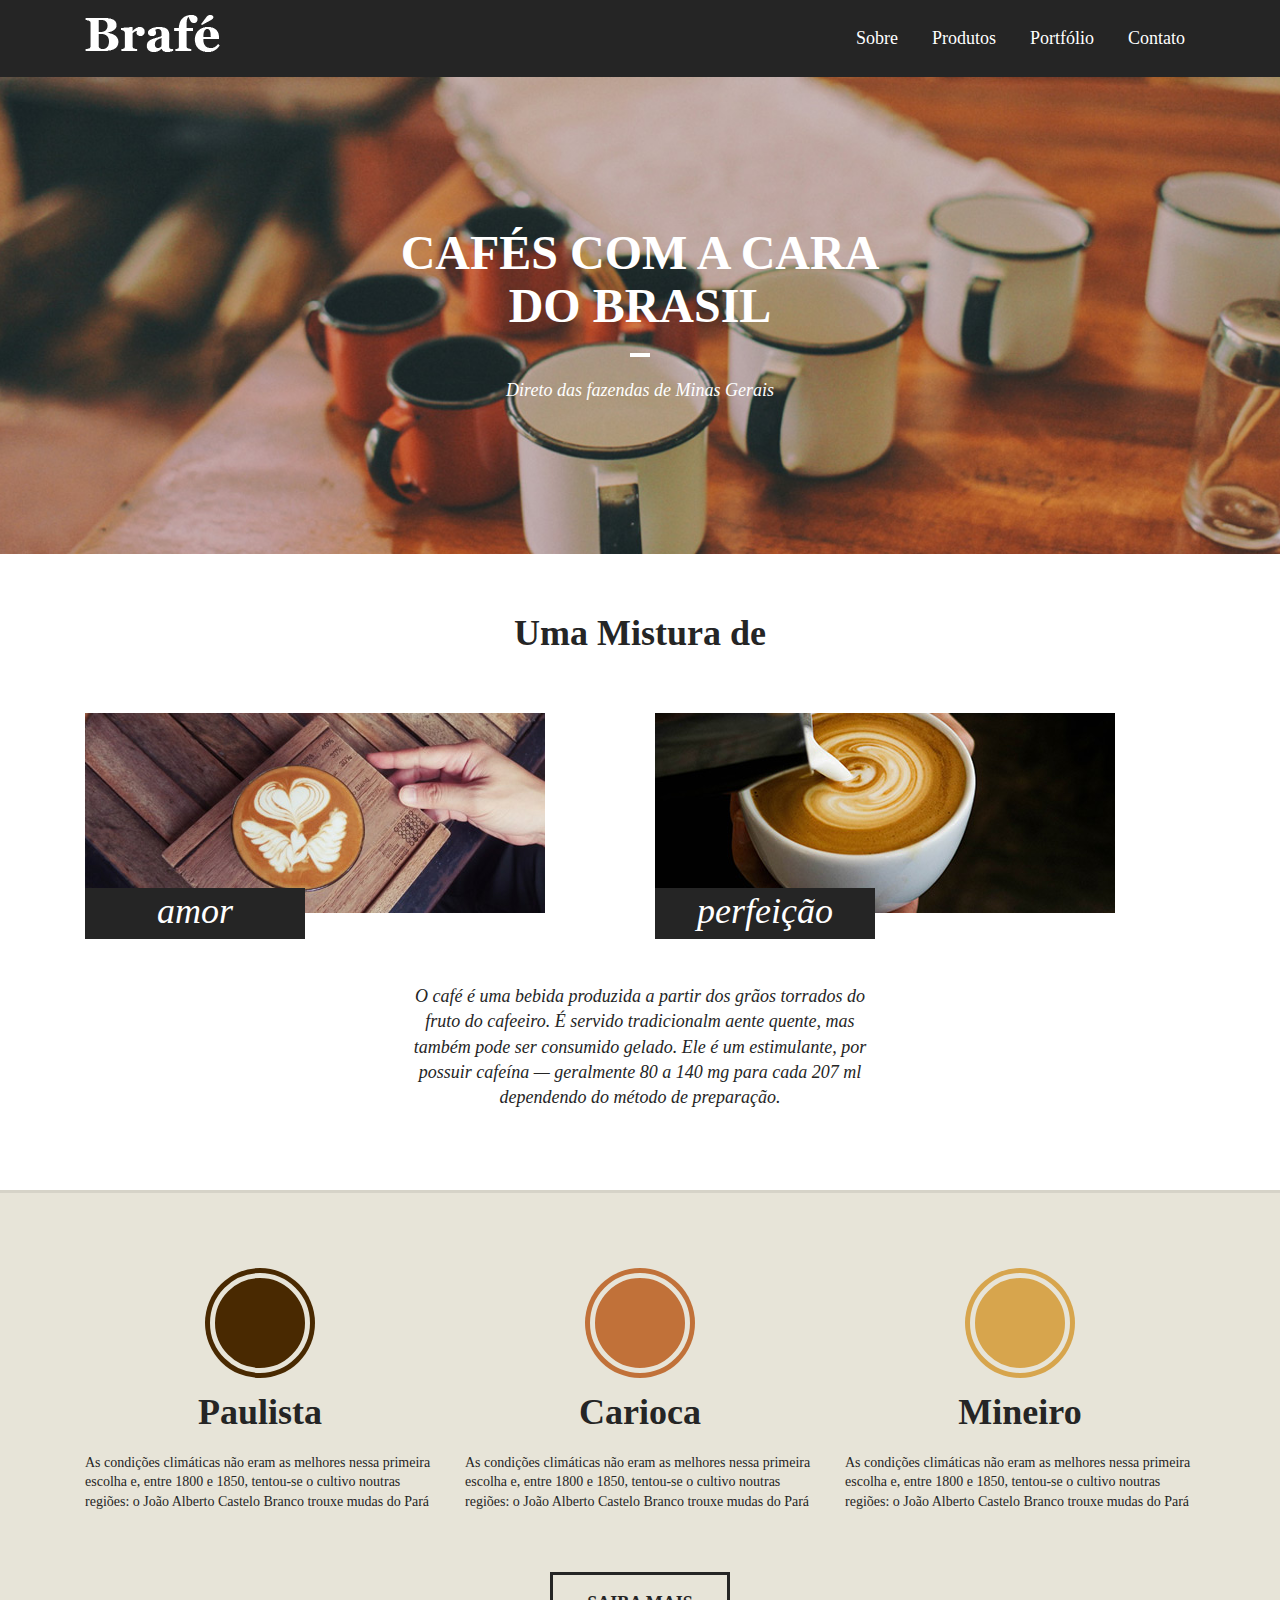
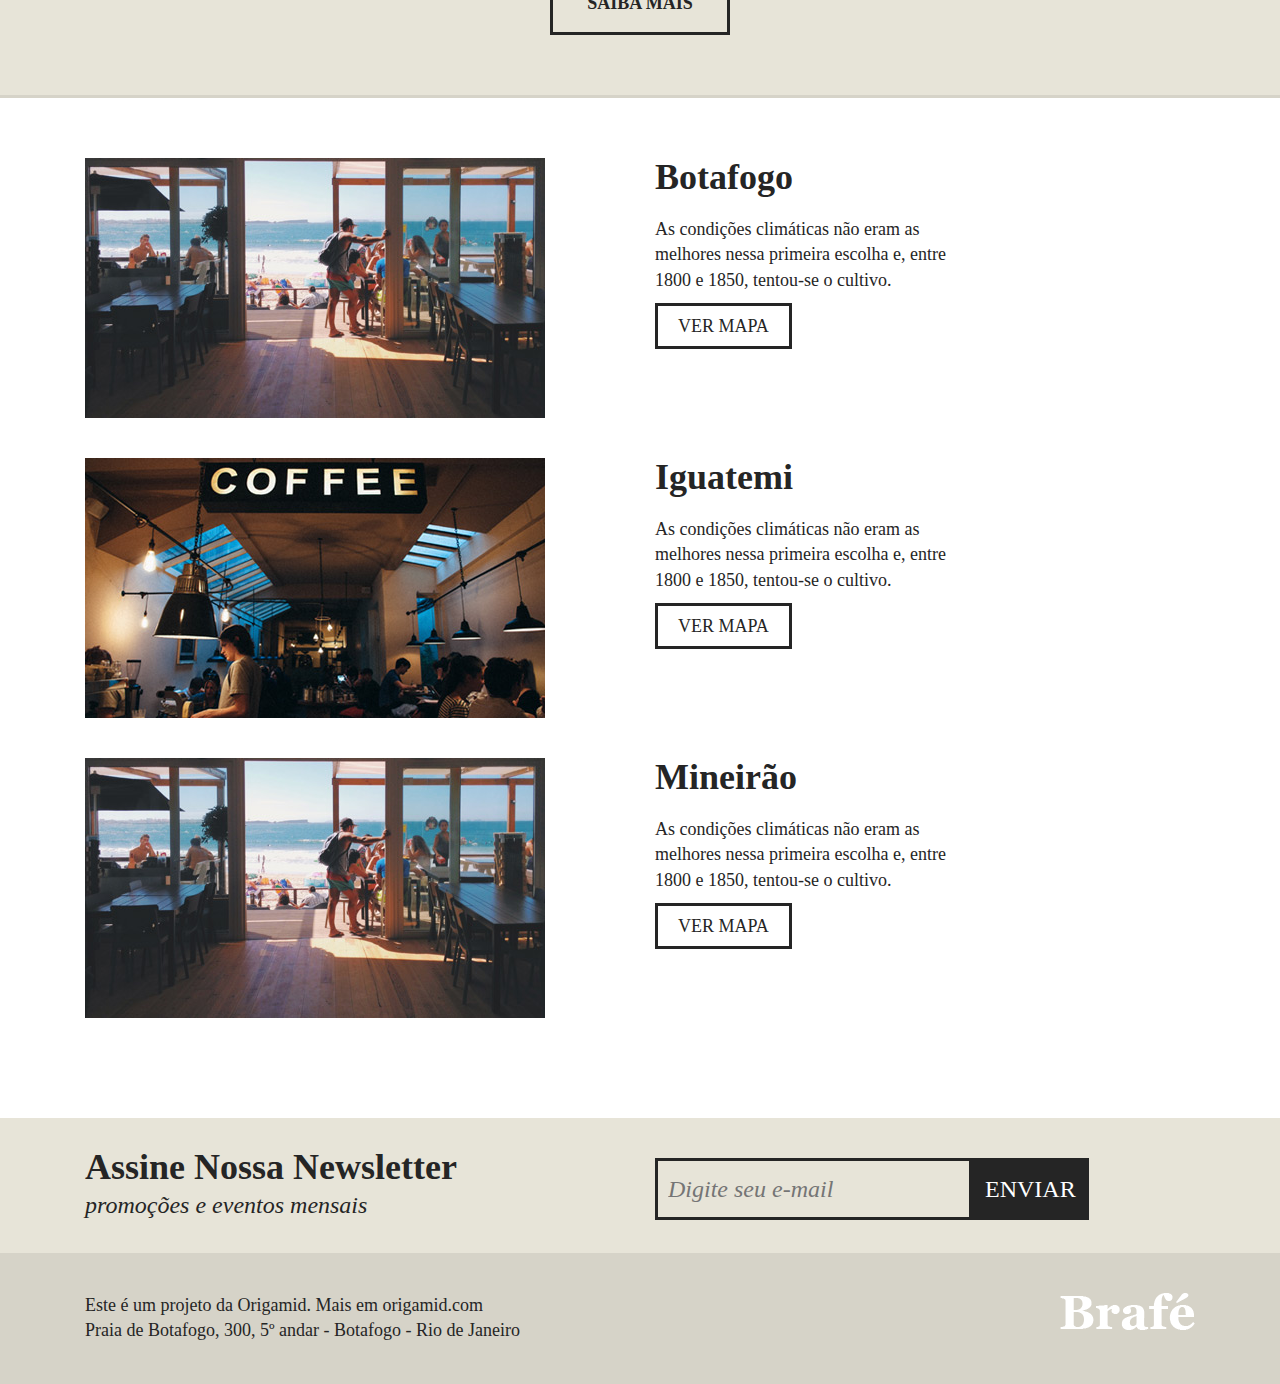
<file: Css Posicionamento/Css Bootstrap/index.html>
<!DOCTYPE html>
<html>
  <head>
    <title>Brafé 1</title>
    <meta charset="utf-8" />
    <meta
      name="viewport"
      content="width=device-width, initial-scale=1, shrink-to-fit=no"
    />
    <link rel="stylesheet" type="text/css" href="css/bootstrap.min.css" />
    <link rel="stylesheet" type="text/css" href="css/style.css" />
  </head>
  <body>
    <header class="menu">
      <div class="container">
        <div class="row">
          <a class="menu-logo col-md-4" href="#"
            ><img src="img/brafe.png" alt="Brafé"
          /></a>
          <nav class="menu-nav col-md-8">
            <ul>
              <li><a href="#">Sobre</a></li>
              <li><a href="#">Produtos</a></li>
              <li><a href="#">Portfólio</a></li>
              <li><a href="#">Contato</a></li>
            </ul>
          </nav>
        </div>
      </div>
    </header>

    <main class="intro">
      <h1>Cafés com a cara<br />do Brasil</h1>
      <p>Direto das fazendas de Minas Gerais</p>
    </main>

    <section class="sobre container">
      <h2>Uma Mistura de</h2>
      <div class="row">
        <div class="col-sm sobre-item">
          <img src="img/cafe-1.jpg" />
          <h3>amor</h3>
        </div>
        <div class="col-sm sobre-item">
          <img src="img/cafe-2.jpg" />
          <h3>perfeição</h3>
        </div>
      </div>
      <p>
        O café é uma bebida produzida a partir dos grãos torrados do fruto do
        cafeeiro. É servido tradicionalm aente quente, mas também pode ser
        consumido gelado. Ele é um estimulante, por possuir cafeína — geralmente
        80 a 140 mg para cada 207 ml dependendo do método de preparação.
      </p>
    </section>

    <section class="produtos">
      <div class="container">
        <div class="row">
          <div class="produtos-item col-sm">
            <h2 class="produtos-paulista">Paulista</h2>
            <p>
              As condições climáticas não eram as melhores nessa primeira
              escolha e, entre 1800 e 1850, tentou-se o cultivo noutras regiões:
              o João Alberto Castelo Branco trouxe mudas do Pará
            </p>
          </div>
          <div class="produtos-item col-sm">
            <h2 class="produtos-carioca">Carioca</h2>
            <p>
              As condições climáticas não eram as melhores nessa primeira
              escolha e, entre 1800 e 1850, tentou-se o cultivo noutras regiões:
              o João Alberto Castelo Branco trouxe mudas do Pará
            </p>
          </div>
          <div class="produtos-item col-sm">
            <h2 class="produtos-mineiro">Mineiro</h2>
            <p>
              As condições climáticas não eram as melhores nessa primeira
              escolha e, entre 1800 e 1850, tentou-se o cultivo noutras regiões:
              o João Alberto Castelo Branco trouxe mudas do Pará
            </p>
          </div>
        </div>
        <a class="produtos-btn" href="#">Saiba Mais</a>
      </div>
    </section>

    <section class="locais container">
      <div class="locais-item row">
        <div class="col-sm">
          <img src="img/botafogo.jpg" alt="Brafé unidade Botafogo" />
        </div>
        <div class="col-sm">
          <h2>Botafogo</h2>
          <p>
            As condições climáticas não eram as melhores nessa primeira escolha
            e, entre 1800 e 1850, tentou-se o cultivo.
          </p>
          <a href="#">Ver Mapa</a>
        </div>
      </div>

      <div class="locais-item row">
        <div class="col-sm">
          <img src="img/iguatemi.jpg" alt="Brafé unidade Iguatemi" />
        </div>
        <div class="col-sm">
          <h2>Iguatemi</h2>
          <p>
            As condições climáticas não eram as melhores nessa primeira escolha
            e, entre 1800 e 1850, tentou-se o cultivo.
          </p>
          <a href="#">Ver Mapa</a>
        </div>
      </div>

      <div class="locais-item row">
        <div class="col-sm">
          <img src="img/botafogo.jpg" alt="Brafé unidade Mineirão" />
        </div>
        <div class="col-sm">
          <h2>Mineirão</h2>
          <p>
            As condições climáticas não eram as melhores nessa primeira escolha
            e, entre 1800 e 1850, tentou-se o cultivo.
          </p>
          <a href="#">Ver Mapa</a>
        </div>
      </div>
    </section>

    <section class="assine">
      <div class="container">
        <div class="row">
          <div class="assine-info col-sm">
            <h2>Assine Nossa Newsletter</h2>
            <p>promoções e eventos mensais</p>
          </div>
          <form class="col-sm">
            <label>E-mail</label>
            <input type="text" placeholder="Digite seu e-mail" />
            <button type="submit">Enviar</button>
          </form>
        </div>
      </div>
    </section>

    <footer class="footer">
      <div class="container">
        <div class="row">
          <p class="col-sm-8">
            Este é um projeto da Origamid. Mais em origamid.com<br />Praia de
            Botafogo, 300, 5º andar - Botafogo - Rio de Janeiro
          </p>
          <div class="col-sm">
            <img src="img/brafe.png" alt="Brafé" />
          </div>
        </div>
      </div>
    </footer>
  </body>
</html>
</file>
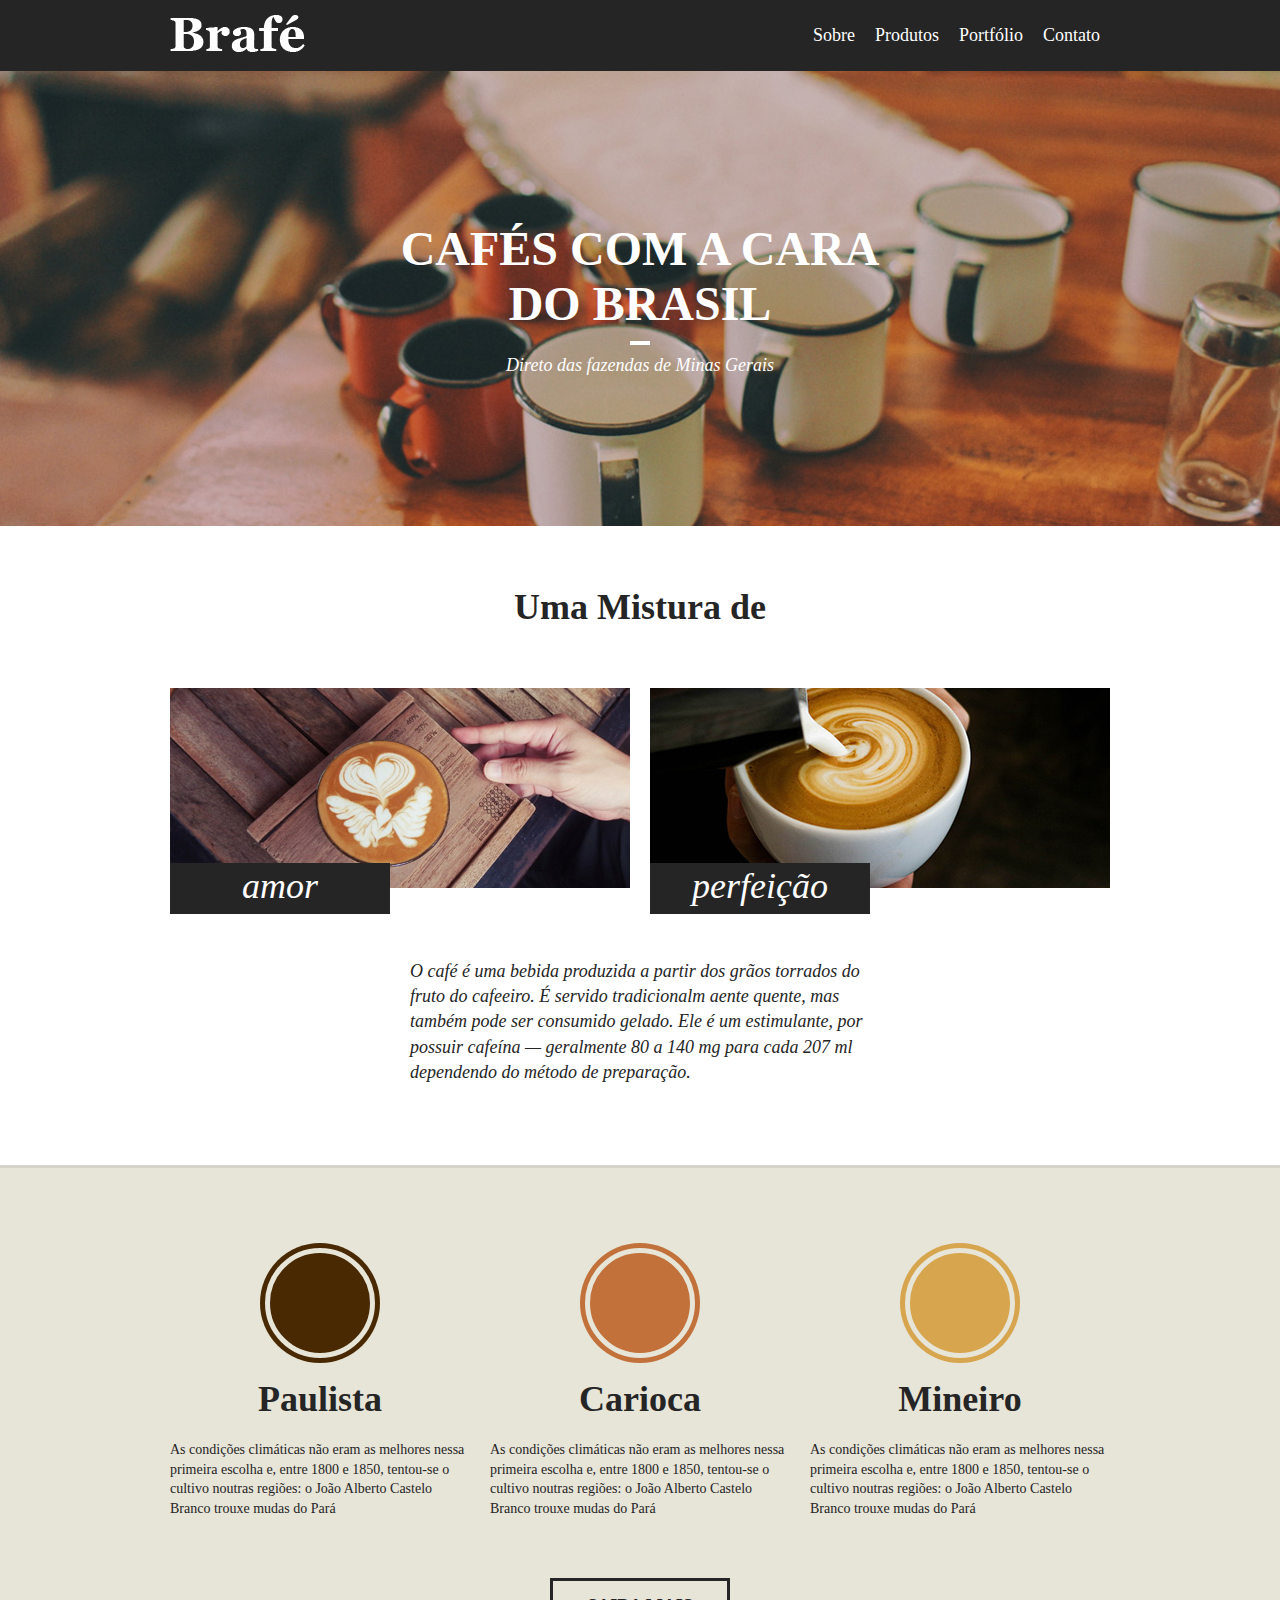
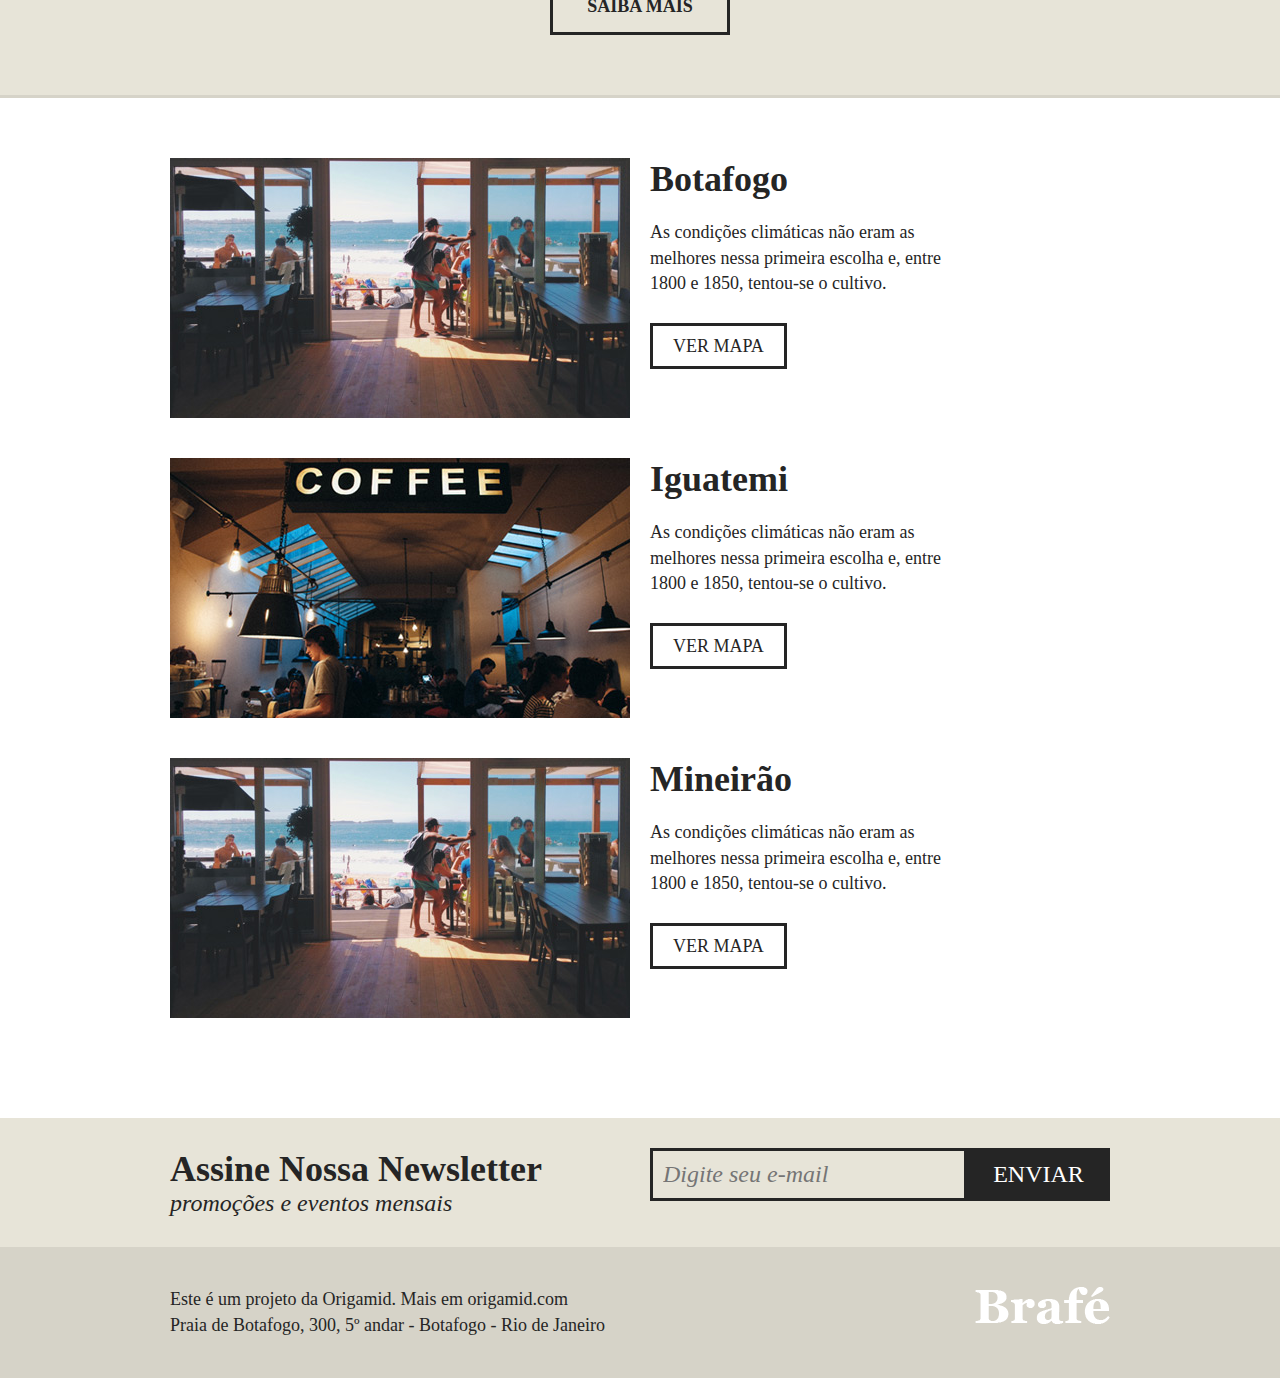
<file: Css Posicionamento/Css Flexbox/index.html>
<!DOCTYPE html>
<html>
  <head>
    <title>Brafé 1</title>
    <meta charset="utf-8" />
    <meta
      name="viewport"
      content="width=device-width, initial-scale=1, shrink-to-fit=no"
    />
    <link rel="stylesheet" type="text/css" href="css/style.css" />
  </head>
  <body>
    <header class="menu">
      <div class="container">
        <a class="menu-logo" href="#"
          ><img src="img/brafe.png" alt="Brafé"
        /></a>
        <nav class="menu-nav">
          <ul>
            <li><a href="#">Sobre</a></li>
            <li><a href="#">Produtos</a></li>
            <li><a href="#">Portfólio</a></li>
            <li><a href="#">Contato</a></li>
          </ul>
        </nav>
      </div>
    </header>

    <main class="intro">
      <h1>Cafés com a cara<br />do Brasil</h1>
      <p>Direto das fazendas de Minas Gerais</p>
    </main>

    <section class="sobre">
      <h2>Uma Mistura de</h2>
      <div class="container">
        <div class="sobre-item">
          <img src="img/cafe-1.jpg" />
          <h3>amor</h3>
        </div>
        <div class="sobre-item">
          <img src="img/cafe-2.jpg" />
          <h3>perfeição</h3>
        </div>
      </div>
      <p>
        O café é uma bebida produzida a partir dos grãos torrados do fruto do
        cafeeiro. É servido tradicionalm aente quente, mas também pode ser
        consumido gelado. Ele é um estimulante, por possuir cafeína — geralmente
        80 a 140 mg para cada 207 ml dependendo do método de preparação.
      </p>
    </section>

    <section class="produtos">
      <div class="container">
        <div class="produtos-item">
          <h2 class="produtos-paulista">Paulista</h2>
          <p>
            As condições climáticas não eram as melhores nessa primeira escolha
            e, entre 1800 e 1850, tentou-se o cultivo noutras regiões: o João
            Alberto Castelo Branco trouxe mudas do Pará
          </p>
        </div>
        <div class="produtos-item">
          <h2 class="produtos-carioca">Carioca</h2>
          <p>
            As condições climáticas não eram as melhores nessa primeira escolha
            e, entre 1800 e 1850, tentou-se o cultivo noutras regiões: o João
            Alberto Castelo Branco trouxe mudas do Pará
          </p>
        </div>
        <div class="produtos-item">
          <h2 class="produtos-mineiro">Mineiro</h2>
          <p>
            As condições climáticas não eram as melhores nessa primeira escolha
            e, entre 1800 e 1850, tentou-se o cultivo noutras regiões: o João
            Alberto Castelo Branco trouxe mudas do Pará
          </p>
        </div>
      </div>
      <a class="produtos-btn" href="#">Saiba Mais</a>
    </section>

    <section class="locais">
      <div class="locais-item container">
        <div class="locais-img">
          <img src="img/botafogo.jpg" alt="Brafé unidade Botafogo" />
        </div>

        <div class="locais-info">
          <h2>Botafogo</h2>
          <p>
            As condições climáticas não eram as melhores nessa primeira escolha
            e, entre 1800 e 1850, tentou-se o cultivo.
          </p>
          <a href="#">Ver Mapa</a>
        </div>
      </div>

      <div class="locais-item container">
        <div class="locais-img">
          <img src="img/iguatemi.jpg" alt="Brafé unidade Iguatemi" />
        </div>

        <div class="locais-info">
          <h2>Iguatemi</h2>
          <p>
            As condições climáticas não eram as melhores nessa primeira escolha
            e, entre 1800 e 1850, tentou-se o cultivo.
          </p>
          <a href="#">Ver Mapa</a>
        </div>
      </div>

      <div class="locais-item container">
        <div class="locais-img">
          <img src="img/botafogo.jpg" alt="Brafé unidade Mineirão" />
        </div>
        <div class="locais-info">
          <h2>Mineirão</h2>
          <p>
            As condições climáticas não eram as melhores nessa primeira escolha
            e, entre 1800 e 1850, tentou-se o cultivo.
          </p>
          <a href="#">Ver Mapa</a>
        </div>
      </div>
    </section>

    <section class="assine">
      <div class="container">
        <div class="assine-info">
          <h2>Assine Nossa Newsletter</h2>
          <p>promoções e eventos mensais</p>
        </div>
        <form>
          <label>E-mail</label>
          <input type="text" placeholder="Digite seu e-mail" />
          <button type="submit">Enviar</button>
        </form>
      </div>
    </section>

    <footer class="footer">
      <div class="container">
        <p>
          Este é um projeto da Origamid. Mais em origamid.com<br />Praia de
          Botafogo, 300, 5º andar - Botafogo - Rio de Janeiro
        </p>
				<div class="footer-img">
					<img src="img/brafe.png" alt="Brafé" />
				</div>
        
      </div>
    </footer>
  </body>
</html>
</file>
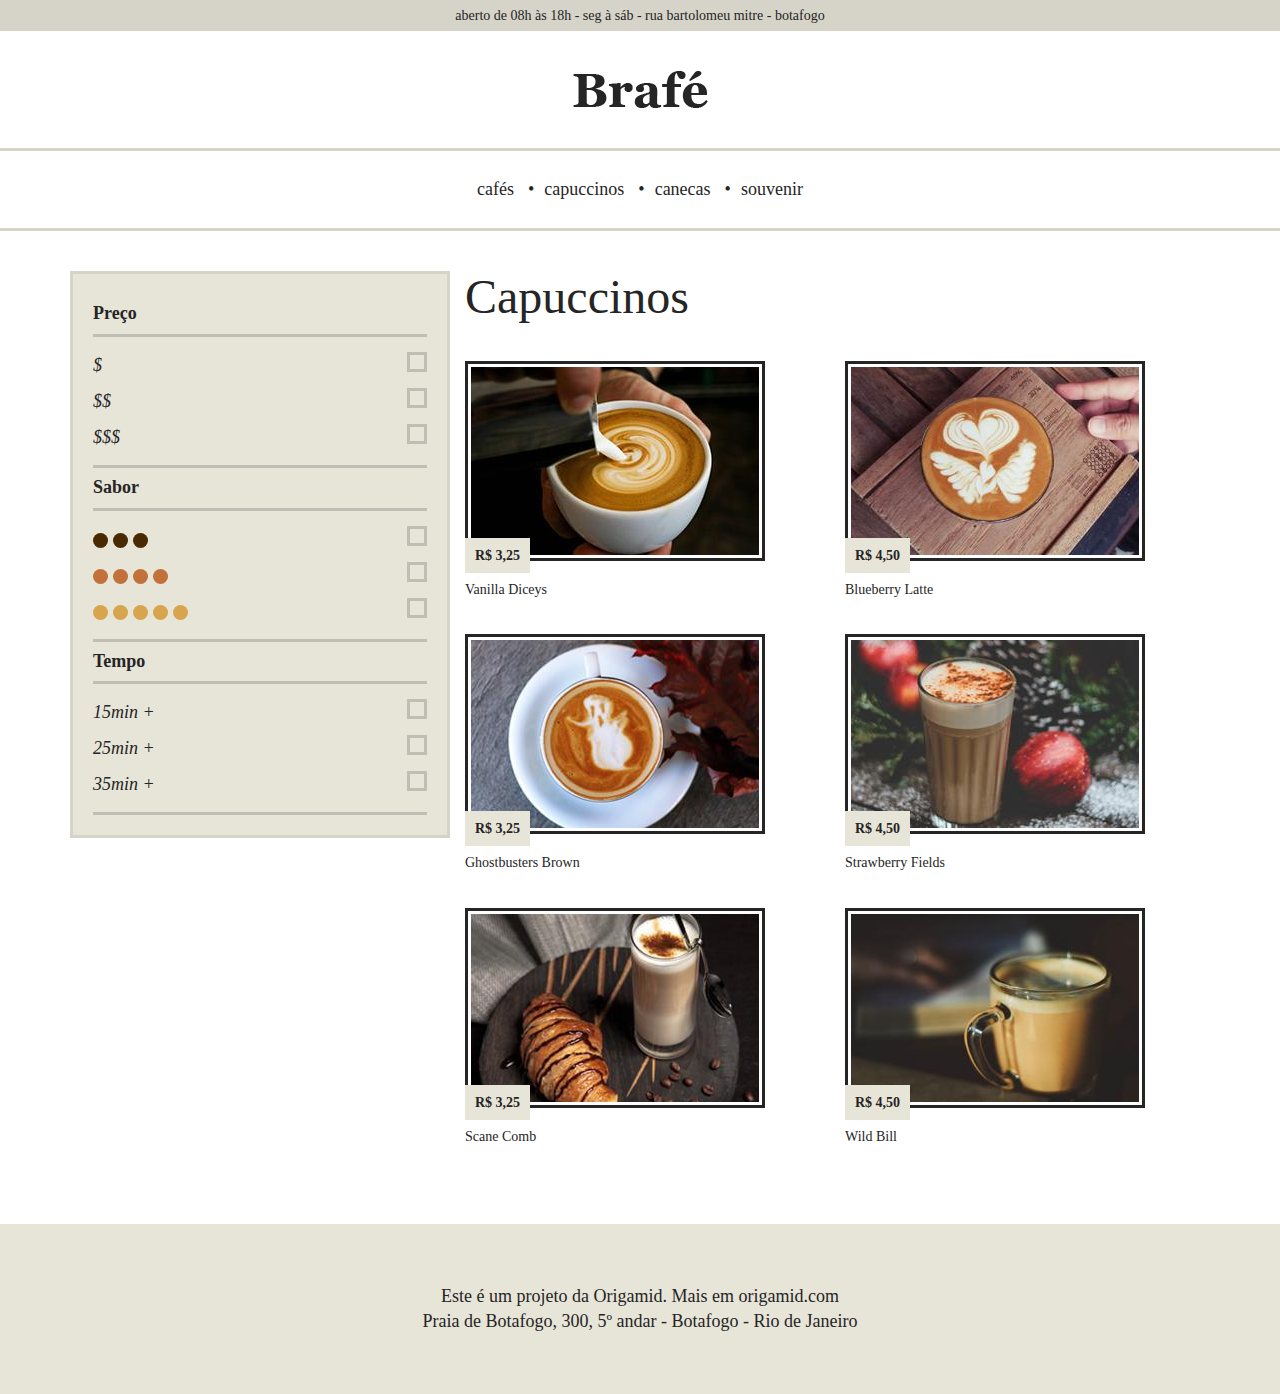
<file: Css Posicionamento 3/Css Posicionamento 2/css Bootstrap/index.html>
<!DOCTYPE html>
<html>
<head>
	<title>Brafé 2</title>
	<meta charset="utf-8">
	<meta name="viewport" content="width=device-width, initial-scale=1, shrink-to-fit=no">
	<link rel="stylesheet" href="./css/bootstrap.min.css">
	<link rel="stylesheet" type="text/css" href="css/style.css">
</head>
<body>
	
	<header>
		<div class="header-informacoes">
			<p>aberto de 08h às 18h - seg à sáb - rua bartolomeu mitre - botafogo</p>
		</div>
		<a class="header-logo" href="index.html">
			<img src="img/brafe.png" alt="Brafé">
		</a>
		<nav class="header-menu">
			<ul>
				<li><a href="#">cafés</a></li>
				<li><a href="#">capuccinos</a></li>
				<li><a href="#">canecas</a></li>
				<li><a href="#">souvenir</a></li>
			</ul>
		</nav>
	</header>
	
	<div class="container">
		<div class="row">
			<nav class="filtro col-md-4">
				<h2>Preço</h2>
				<ul>
					<li>$</li>
					<li>$$</li>
					<li>$$$</li>
				</ul>
				<h2>Sabor</h2>
				<ul class="sabor">
					<li><span class="sabor-3">Marrom</span></li>
					<li><span class="sabor-4">Laranja</span></li>
					<li><span class="sabor-5">Amarelo</span></li>
				</ul>
				<h2>Tempo</h2>
				<ul>
					<li>15min +</li>
					<li>25min +</li>
					<li>35min +</li>
				</ul>
			</nav>
			
			<section class="produtos col-md-8">
				<h1>Capuccinos</h1>
				<ul class="row">
					<li class="col-6">
						<img src="img/cafe-1.jpg" alt="Café 1">
						<span>R$ 3,25</span>
						<h2>Vanilla Diceys</h2>
					</li>
					
					<li class="col-6">
						<img src="img/cafe-2.jpg" alt="Café 1">
						<span>R$ 4,50</span>
						<h2>Blueberry Latte</h2>
					</li>
					
					<li class="col-6">
						<img src="img/cafe-3.jpg" alt="Café 1">
						<span>R$ 3,25</span>
						<h2>Ghostbusters Brown</h2>
					</li>
					
					<li class="col-6">
						<img src="img/cafe-4.jpg" alt="Café 1">
						<span>R$ 4,50</span>
						<h2>Strawberry Fields</h2>
					</li>
					
					<li class="col-6">
						<img src="img/cafe-5.jpg" alt="Café 1">
						<span>R$ 3,25</span>
						<h2>Scane Comb</h2>
					</li>
					
					<li class="col-6">
						<img src="img/cafe-6.jpg" alt="Café 1">
						<span>R$ 4,50</span>
						<h2>Wild Bill</h2>
					</li>
				</ul>
			</section>
		</div>
	</div>
	
	<footer class="footer">
		<p>Este é um projeto da Origamid. Mais em origamid.com</p>
		<p>Praia de Botafogo, 300, 5º andar - Botafogo - Rio de Janeiro</p>
	</footer>
	
</body>
</html>
</file>
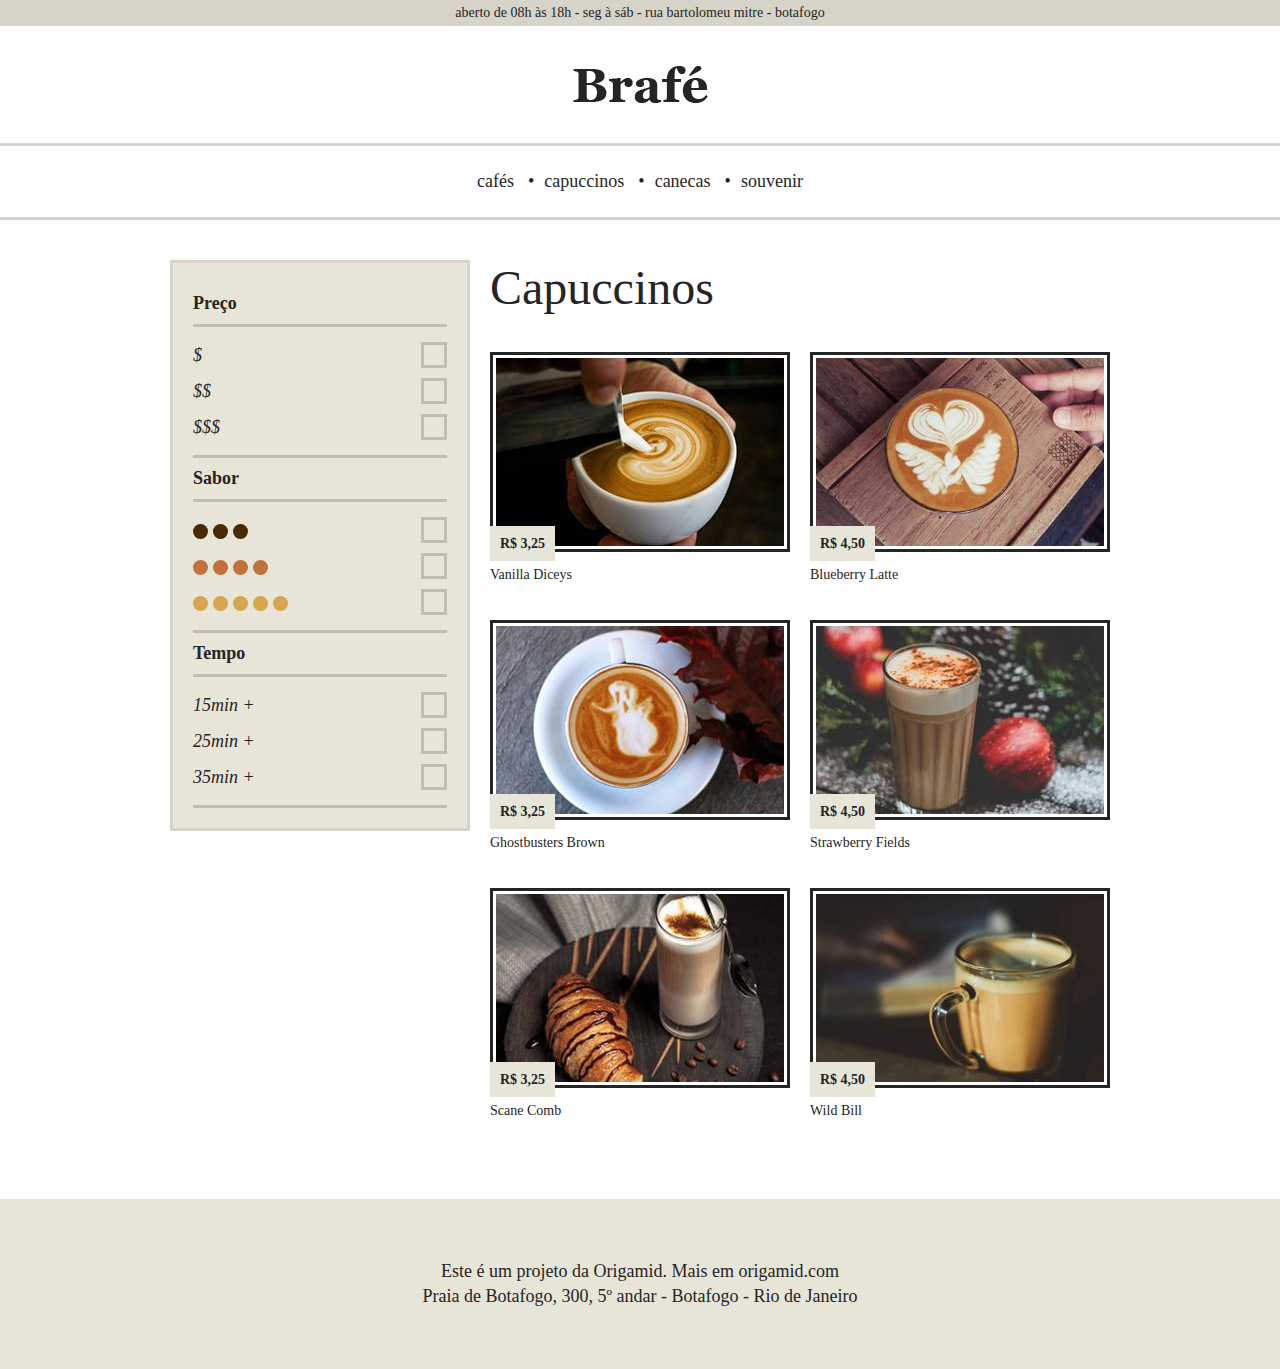
<file: Css Posicionamento 3/Css Posicionamento 2/css Flexbox/index.html>
<!DOCTYPE html>
<html>
  <head>
    <title>Brafé 2</title>
    <meta charset="utf-8" />
    <meta
      name="viewport"
      content="width=device-width, initial-scale=1, shrink-to-fit=no"
    />
    <link rel="stylesheet" type="text/css" href="css/flex.css" />
    <link rel="stylesheet" type="text/css" href="css/style.css" />
  </head>
  <body>
    <header>
      <div class="header-informacoes">
        <p>
          aberto de 08h às 18h - seg à sáb - rua bartolomeu mitre - botafogo
        </p>
      </div>
      <a class="header-logo" href="index.html">
        <img src="img/brafe.png" alt="Brafé" />
      </a>
      <nav class="header-menu">
        <ul>
          <li><a href="#">cafés</a></li>
          <li><a href="#">capuccinos</a></li>
          <li><a href="#">canecas</a></li>
          <li><a href="#">souvenir</a></li>
        </ul>
      </nav>
    </header>

    <div class="flex">
      <nav class="filtro flex-item-4">
        <h2>Preço</h2>
        <ul>
          <li>$</li>
          <li>$$</li>
          <li>$$$</li>
        </ul>
        <h2>Sabor</h2>
        <ul class="sabor">
          <li><span class="sabor-3">Marrom</span></li>
          <li><span class="sabor-4">Laranja</span></li>
          <li><span class="sabor-5">Amarelo</span></li>
        </ul>
        <h2>Tempo</h2>
        <ul>
          <li>15min +</li>
          <li>25min +</li>
          <li>35min +</li>
        </ul>
      </nav>

      <section class="produtos flex-item-8">
        <h1>Capuccinos</h1>
        <ul class="flex-row">
          <li class="flex-item-6">
            <img src="img/cafe-1.jpg" alt="Café 1" />
            <span>R$ 3,25</span>
            <h2>Vanilla Diceys</h2>
          </li>

          <li class="flex-item-6">
            <img src="img/cafe-2.jpg" alt="Café 1" />
            <span>R$ 4,50</span>
            <h2>Blueberry Latte</h2>
          </li>

          <li class="flex-item-6">
            <img src="img/cafe-3.jpg" alt="Café 1" />
            <span>R$ 3,25</span>
            <h2>Ghostbusters Brown</h2>
          </li>

          <li class="flex-item-6">
            <img src="img/cafe-4.jpg" alt="Café 1" />
            <span>R$ 4,50</span>
            <h2>Strawberry Fields</h2>
          </li>

          <li class="flex-item-6">
            <img src="img/cafe-5.jpg" alt="Café 1" />
            <span>R$ 3,25</span>
            <h2>Scane Comb</h2>
          </li>

          <li class="flex-item-6">
            <img src="img/cafe-6.jpg" alt="Café 1" />
            <span>R$ 4,50</span>
            <h2>Wild Bill</h2>
          </li>
        </ul>
      </section>
    </div>

    <footer class="footer">
      <p>Este é um projeto da Origamid. Mais em origamid.com</p>
      <p>Praia de Botafogo, 300, 5º andar - Botafogo - Rio de Janeiro</p>
    </footer>
  </body>
</html>
</file>
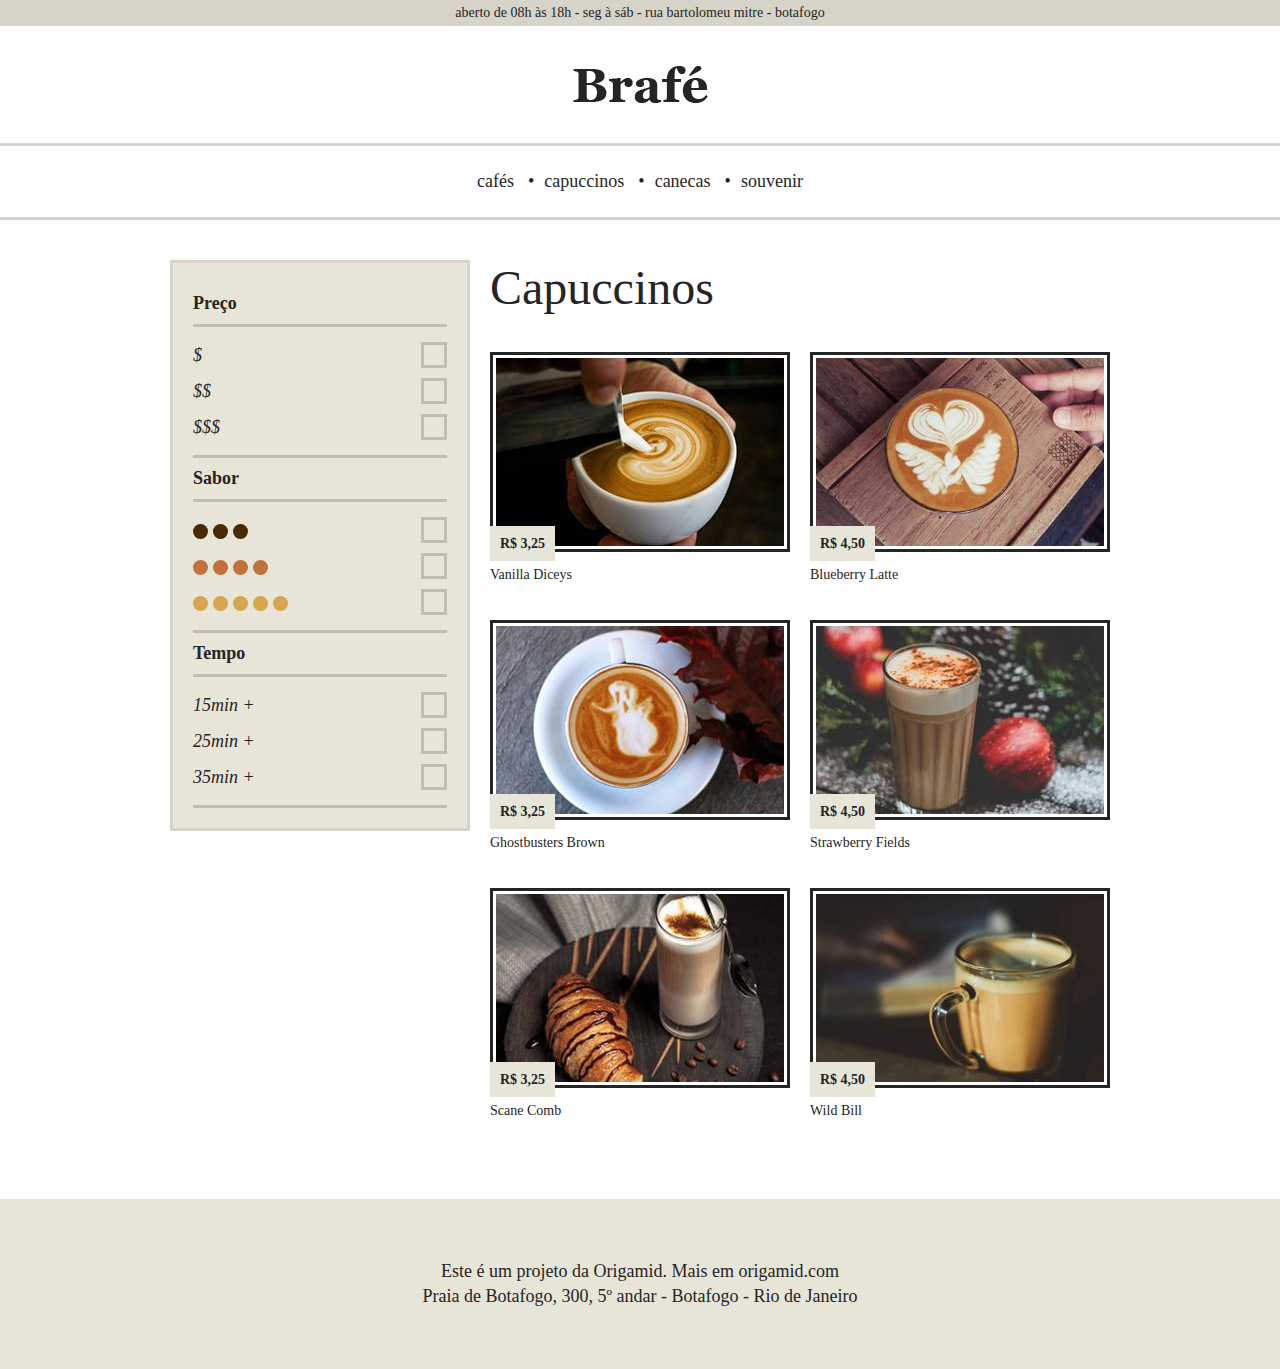
<file: Css Posicionamento 3/Css Posicionamento 2/css Grid/index.html>
<!DOCTYPE html>
<html>
  <head>
    <title>Brafé 2</title>
    <meta charset="utf-8" />
    <meta
      name="viewport"
      content="width=device-width, initial-scale=1, shrink-to-fit=no"
    />
		<link rel="stylesheet" href="./css/grid.css">
    <link rel="stylesheet" type="text/css" href="css/style.css" />
  </head>
  <body>
    <header>
      <div class="header-informacoes">
        <p>
          aberto de 08h às 18h - seg à sáb - rua bartolomeu mitre - botafogo
        </p>
      </div>
      <a class="header-logo" href="index.html">
        <img src="img/brafe.png" alt="Brafé" />
      </a>
      <nav class="header-menu">
        <ul>
          <li><a href="#">cafés</a></li>
          <li><a href="#">capuccinos</a></li>
          <li><a href="#">canecas</a></li>
          <li><a href="#">souvenir</a></li>
        </ul>
      </nav>
    </header>

    <div class="container">
      <nav class="filtro grid-4">
        <h2>Preço</h2>
        <ul>
          <li>$</li>
          <li>$$</li>
          <li>$$$</li>
        </ul>
        <h2>Sabor</h2>
        <ul class="sabor">
          <li><span class="sabor-3">Marrom</span></li>
          <li><span class="sabor-4">Laranja</span></li>
          <li><span class="sabor-5">Amarelo</span></li>
        </ul>
        <h2>Tempo</h2>
        <ul>
          <li>15min +</li>
          <li>25min +</li>
          <li>35min +</li>
        </ul>
      </nav>

      <section class="produtos grid-8">
        <h1>Capuccinos</h1>
        <ul class="row">
          <li class="grid-mobile-6">
            <img src="img/cafe-1.jpg" alt="Café 1" />
            <span>R$ 3,25</span>
            <h2>Vanilla Diceys</h2>
          </li>

          <li class="grid-mobile-6">
            <img src="img/cafe-2.jpg" alt="Café 1" />
            <span>R$ 4,50</span>
            <h2>Blueberry Latte</h2>
          </li>

          <li class="grid-mobile-6">
            <img src="img/cafe-3.jpg" alt="Café 1" />
            <span>R$ 3,25</span>
            <h2>Ghostbusters Brown</h2>
          </li>

          <li class="grid-mobile-6">
            <img src="img/cafe-4.jpg" alt="Café 1" />
            <span>R$ 4,50</span>
            <h2>Strawberry Fields</h2>
          </li>

          <li class="grid-mobile-6">
            <img src="img/cafe-5.jpg" alt="Café 1" />
            <span>R$ 3,25</span>
            <h2>Scane Comb</h2>
          </li>

          <li class="grid-mobile-6">
            <img src="img/cafe-6.jpg" alt="Café 1" />
            <span>R$ 4,50</span>
            <h2>Wild Bill</h2>
          </li>
        </ul>
      </section>
    </div>

    <footer class="footer">
      <p>Este é um projeto da Origamid. Mais em origamid.com</p>
      <p>Praia de Botafogo, 300, 5º andar - Botafogo - Rio de Janeiro</p>
    </footer>
  </body>
</html>
</file>
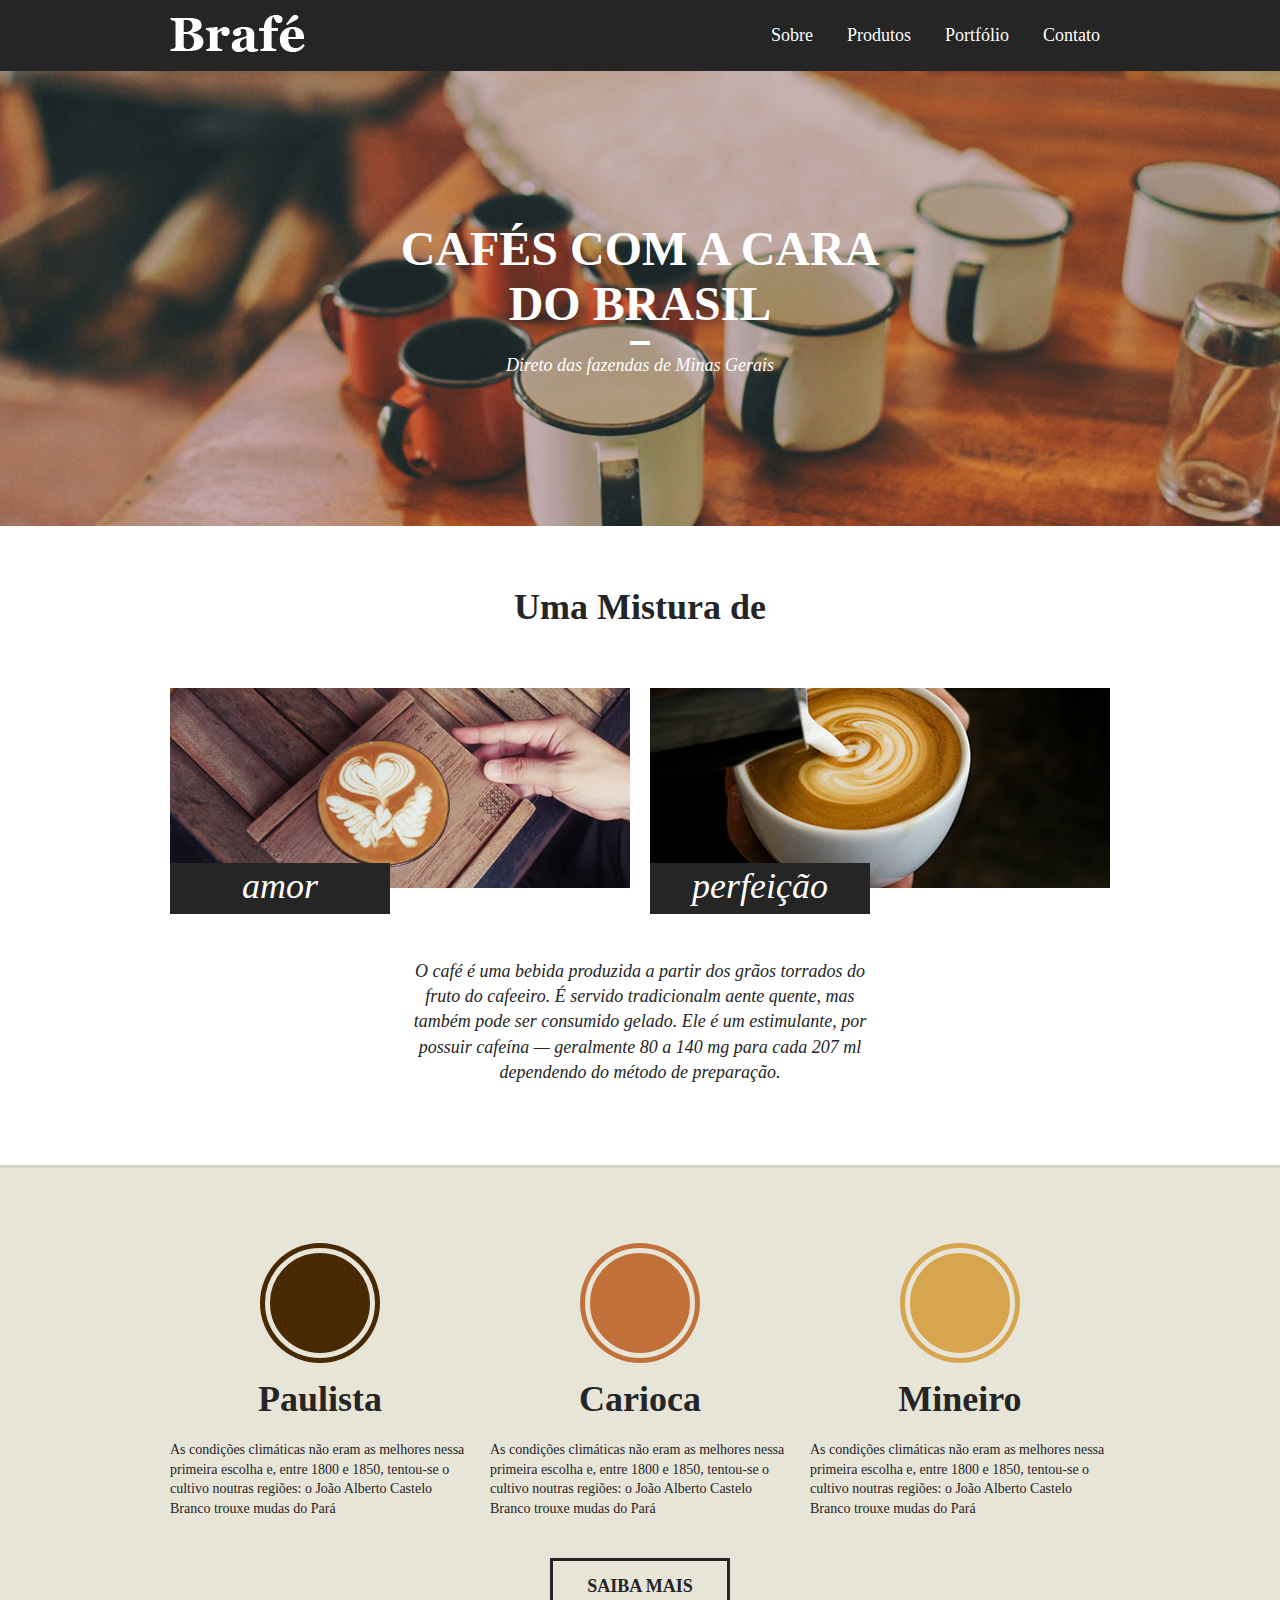
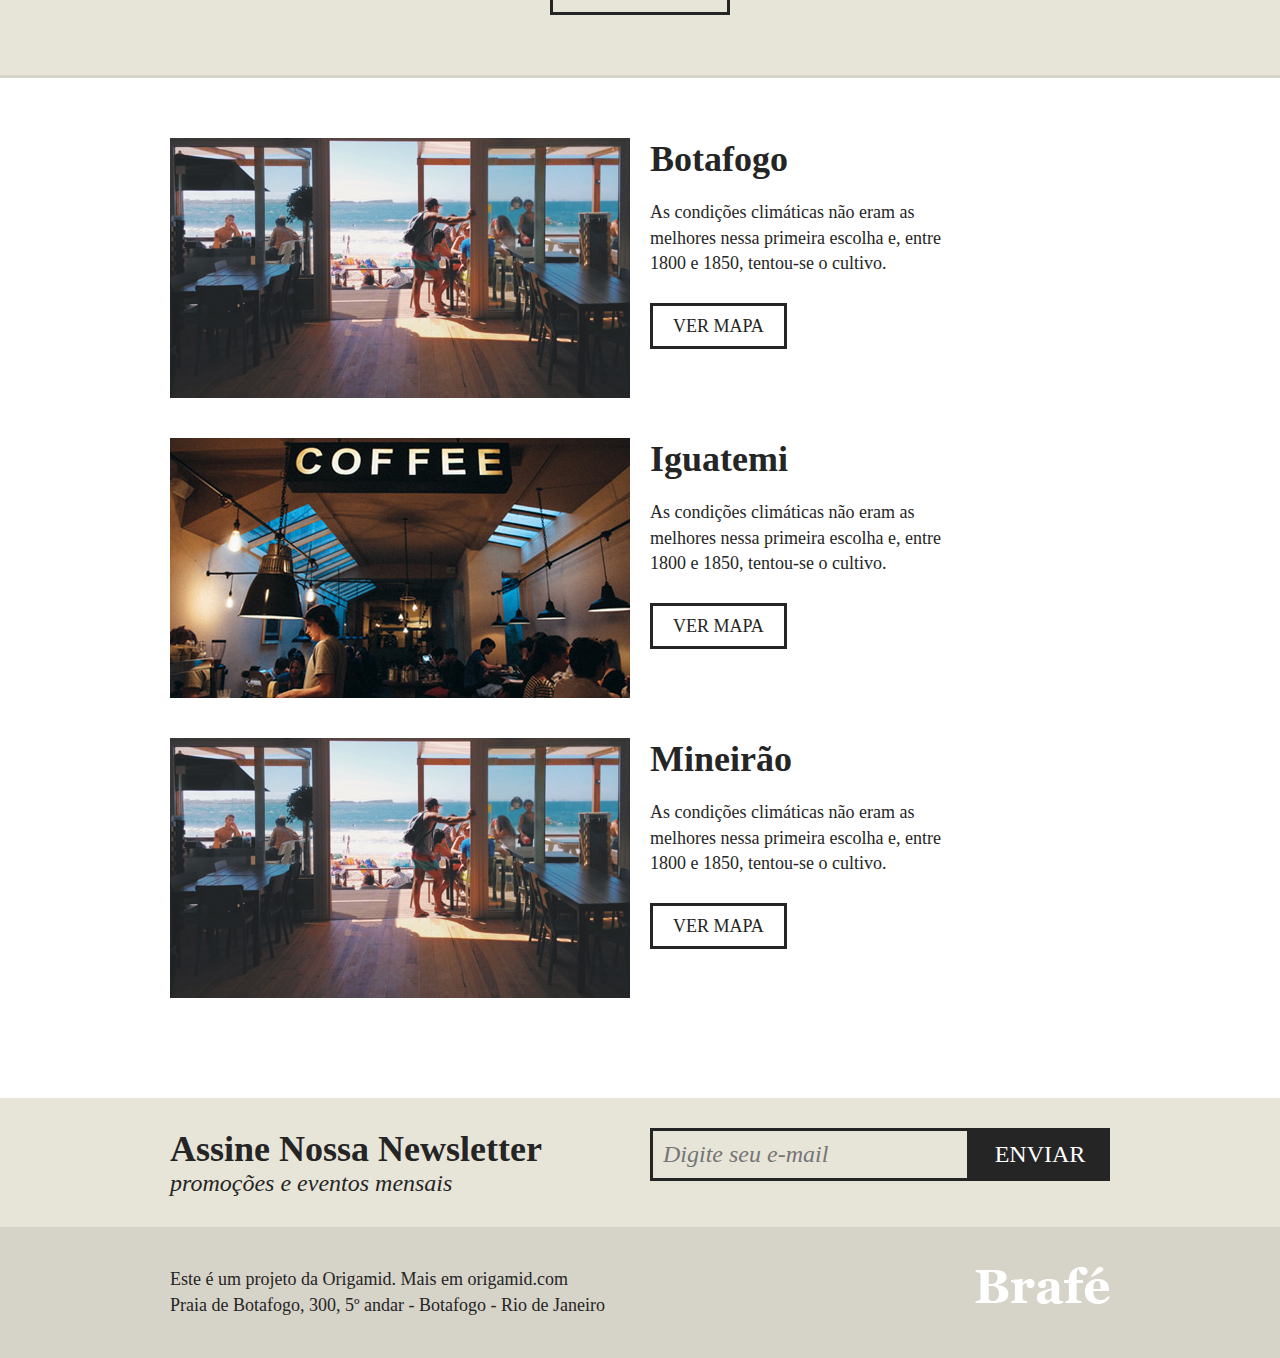
<file: Css Posicionamento 3/Css Posicionamento/Css  Grid/index.html>
<!DOCTYPE html>
<html>
  <head>
    <title>Brafé 1</title>
    <meta charset="utf-8" />
    <meta
      name="viewport"
      content="width=device-width, initial-scale=1, shrink-to-fit=no"
    />
    <link rel="stylesheet" type="text/css" href="css/grid.css" />
    <link rel="stylesheet" type="text/css" href="css/style.css" />
  </head>
  <body>
    <header class="menu">
      <div class="container">
        <a class="menu-logo grid-4" href="#"
          ><img src="img/brafe.png" alt="Brafé"
        /></a>
        <nav class="menu-nav grid-8">
          <ul>
            <li><a href="#">Sobre</a></li>
            <li><a href="#">Produtos</a></li>
            <li><a href="#">Portfólio</a></li>
            <li><a href="#">Contato</a></li>
          </ul>
        </nav>
      </div>
    </header>

    <main class="intro">
      <h1>Cafés com a cara<br />do Brasil</h1>
      <p>Direto das fazendas de Minas Gerais</p>
    </main>

    <section class="sobre">
      <h2>Uma Mistura de</h2>
      <div class="container">
        <div class="sobre-item grid-6">
          <img src="img/cafe-1.jpg" />
          <h3>amor</h3>
        </div>
        <div class="sobre-item grid-6">
          <img src="img/cafe-2.jpg" />
          <h3>perfeição</h3>
        </div>
      </div>
      <p>
        O café é uma bebida produzida a partir dos grãos torrados do fruto do
        cafeeiro. É servido tradicionalm aente quente, mas também pode ser
        consumido gelado. Ele é um estimulante, por possuir cafeína — geralmente
        80 a 140 mg para cada 207 ml dependendo do método de preparação.
      </p>
    </section>

    <section class="produtos">
      <div class="container">
        <div class="produtos-item grid-4">
          <h2 class="produtos-paulista">Paulista</h2>
          <p>
            As condições climáticas não eram as melhores nessa primeira escolha
            e, entre 1800 e 1850, tentou-se o cultivo noutras regiões: o João
            Alberto Castelo Branco trouxe mudas do Pará
          </p>
        </div>
        <div class="produtos-item grid-4">
          <h2 class="produtos-carioca">Carioca</h2>
          <p>
            As condições climáticas não eram as melhores nessa primeira escolha
            e, entre 1800 e 1850, tentou-se o cultivo noutras regiões: o João
            Alberto Castelo Branco trouxe mudas do Pará
          </p>
        </div>
        <div class="produtos-item grid-4">
          <h2 class="produtos-mineiro">Mineiro</h2>
          <p>
            As condições climáticas não eram as melhores nessa primeira escolha
            e, entre 1800 e 1850, tentou-se o cultivo noutras regiões: o João
            Alberto Castelo Branco trouxe mudas do Pará
          </p>
        </div>
      </div>
      <a class="produtos-btn" href="#">Saiba Mais</a>
    </section>

    <section class="locais">
      <div class="locais-item container">
        <div class="grid-6">
          <img src="img/botafogo.jpg" alt="Brafé unidade Botafogo" />
        </div>
        <div class="grid-6">
          <h2>Botafogo</h2>
          <p>
            As condições climáticas não eram as melhores nessa primeira escolha
            e, entre 1800 e 1850, tentou-se o cultivo.
          </p>
          <a href="#">Ver Mapa</a>
        </div>
      </div>

      <div class="locais-item container">
        <div class="grid-6">
          <img src="img/iguatemi.jpg" alt="Brafé unidade Iguatemi" />
        </div>
        <div class="grid-6">
          <h2>Iguatemi</h2>
          <p>
            As condições climáticas não eram as melhores nessa primeira escolha
            e, entre 1800 e 1850, tentou-se o cultivo.
          </p>
          <a href="#">Ver Mapa</a>
        </div>
      </div>

      <div class="locais-item container">
        <div class="grid-6">
          <img src="img/botafogo.jpg" alt="Brafé unidade Mineirão" />
        </div>
        <div class="grid-6">
          <h2>Mineirão</h2>
          <p>
            As condições climáticas não eram as melhores nessa primeira escolha
            e, entre 1800 e 1850, tentou-se o cultivo.
          </p>
          <a href="#">Ver Mapa</a>
        </div>
      </div>
    </section>

    <section class="assine">
      <div class="container">
        <div class="assine-info grid-6">
          <h2>Assine Nossa Newsletter</h2>
          <p>promoções e eventos mensais</p>
        </div>
        <form class="grid-6">
          <label>E-mail</label>
          <input type="text" placeholder="Digite seu e-mail" />
          <button type="submit">Enviar</button>
        </form>
      </div>
    </section>

    <footer class="footer">
      <div class="container">
        <p class="grid-8">
          Este é um projeto da Origamid. Mais em origamid.com<br />Praia de
          Botafogo, 300, 5º andar - Botafogo - Rio de Janeiro
        </p>
        <div class="grid-4">
          <img src="img/brafe.png" alt="Brafé" />
        </div>
      </div>
    </footer>
  </body>
</html>
</file>
<file: Css Posicionamento 2/css Bootstrap/css/style.css>
body,
p,
h1,
h2,
ul,
li {
  margin: 0px;
  padding: 0px;
}

li {
  list-style: none;
}

body {
  font-family: Georgia, serif;
  color: #252525;
}

* {
  box-sizing: border-box;
}

/* MENU */

.header-informacoes {
  font-size: 0.875em;
  background: #d6d3c8;
  padding: 5px 0;
  text-align: center;
}

.header-logo img {
  display: block;
  margin: 40px auto;
}

.header-menu {
  border-top: 3px solid #d6d3c8;
  border-bottom: 3px solid #d6d3c8;
  text-align: center;
  margin-bottom: 40px;
  padding: 20px 0;
}

.header-menu li {
  display: inline-block;
}

.header-menu li a {
  display: block;
  padding: 5px 10px 5px 0;
  text-decoration: none;
  color: #252525;
  font-size: 1.125em;
}

.header-menu li a::before {
  content: "•";
  padding-right: 10px;
}

.header-menu li:first-child a::before {
  content: "";
}

/* FILTRO */

.filtro {
  background: #e7e4d8;
  border: 3px solid #d6d3c8;
  padding: 20px;
	align-self: flex-start;
}
@media(max-width:768px){
	.filtro{
		display: none;
	}
}
.filtro h2 {
  font-size: 1.125em;
  padding: 10px 0;
	font-weight: bold;
}

.filtro ul {
  border-top: 3px solid #c0beb4;
  border-bottom: 3px solid #c0beb4;
  padding: 10px 0;
}

.filtro li {
  font-style: italic;
  font-size: 1.125em;
  line-height: 2;
}

.filtro li::after {
  content: "";
  display: block;
  width: 20px;
  height: 20px;
  border: 3px solid #c0beb4;
  float: right;
  margin-top: 5px;
}

.sabor {
  overflow: hidden;
}

.sabor span {
  text-indent: -200px;
  display: inline-block;
  width: 15px;
  height: 15px;
  background: currentColor;
  border-radius: 50%;
  vertical-align: middle;
}

.sabor-3 {
  color: #492901;
  box-shadow: 20px 0 0 0 currentColor, 40px 0 0 0 currentColor;
}

.sabor-4 {
  color: #c17139;
  box-shadow: 20px 0 0 0 currentColor, 40px 0 0 0 currentColor,
    60px 0 0 0 currentColor;
}

.sabor-5 {
  color: #d7a54d;
  box-shadow: 20px 0 0 0 currentColor, 40px 0 0 0 currentColor,
    60px 0 0 0 currentColor, 80px 0 0 0 currentColor;
}

/*PRODUTOS*/

.produtos h1 {
  font-size: 3em;
  font-weight: normal;
}

.produtos li img {
  display: block;
  max-width: 100%;
  border: 3px solid #fff;
  box-shadow: 0 0 0 3px #252525;
  margin: 40px 3px 0 3px;
}

.produtos li span {
  background: #e7e4d8;
  padding: 10px;
  font-size: 0.875em;
  font-weight: bold;
  position: relative;
  top: -15px;
}

.produtos li h2 {
  font-size: 0.875em;
  font-weight: normal;
}

.footer {
  background: #e7e4d8;
  text-align: center;
  padding: 60px 0;
  font-size: 1.125em;
  line-height: 1.4em;
  margin-top: 80px;
}
</file>
<file: Css Posicionamento 2/css Flexbox/css/flex.css>
.flex {
	max-width: 960px;
	margin: 0 auto;
	display: flex;
	flex-wrap: wrap;
}

.flex-row {
	margin-left: -10px;
	margin-right: -10px;
	display: flex;
	flex-wrap: wrap;
}

.flex-item-4, .flex-item-6, .flex-item-8 {
	margin-left: 10px;
	margin-right: 10px;
	align-self: flex-start;
}

.flex-item-4 {
	flex: 0 0 calc(33.333% - 20px);
	max-width: calc(33.333% - 20px);
}

.flex-item-6 {
	flex: 0 0 calc(50% - 20px);
	max-width: calc(50% - 20px);
}

.flex-item-8 {
	flex: 0 0 calc(66.666% - 20px);
	max-width: calc(66.666% - 20px);
}

@media (max-width: 739px) {
	.flex {
		max-width: 300px;
		flex-direction: column;
	}
	.flex-item-4, .flex-item-8 {
		margin-left: 0px;
		margin-right: 0px;
		max-width: 100%;
		align-self: auto;
	}
}
</file>
<file: Css Posicionamento 2/css Flexbox/css/style.css>
body,
p,
h1,
h2,
ul,
li {
  margin: 0px;
  padding: 0px;
}

li {
  list-style: none;
}

body {
  font-family: Georgia, serif;
  color: #252525;
}

* {
  box-sizing: border-box;
}

/* MENU */

.header-informacoes {
  font-size: 0.875em;
  background: #d6d3c8;
  padding: 5px 0;
  text-align: center;
}

.header-logo img {
  display: block;
  margin: 40px auto;
}

.header-menu {
  border-top: 3px solid #d6d3c8;
  border-bottom: 3px solid #d6d3c8;
  text-align: center;
  margin-bottom: 40px;
  padding: 20px 0;
}

.header-menu li {
  display: inline-block;
}

.header-menu li a {
  display: block;
  padding: 5px 10px 5px 0;
  text-decoration: none;
  color: #252525;
  font-size: 1.125em;
}

.header-menu li a::before {
  content: "•";
  padding-right: 10px;
}

.header-menu li:first-child a::before {
  content: "";
}

/* FILTRO */

.filtro {
  background: #e7e4d8;
  border: 3px solid #d6d3c8;
  padding: 20px;
}

@media (max-width: 739px) {
  .filtro {
    display: none;
  }
}

.filtro h2 {
  font-size: 1.125em;
  padding: 10px 0;
}

.filtro ul {
  border-top: 3px solid #c0beb4;
  border-bottom: 3px solid #c0beb4;
  padding: 10px 0;
}

.filtro li {
  font-style: italic;
  font-size: 1.125em;
  line-height: 2;
}

.filtro li::after {
  content: "";
  display: block;
  width: 20px;
  height: 20px;
  border: 3px solid #c0beb4;
  float: right;
  margin-top: 5px;
}

.sabor {
  overflow: hidden;
}

.sabor span {
  text-indent: -200px;
  display: inline-block;
  width: 15px;
  height: 15px;
  background: currentColor;
  border-radius: 50%;
  vertical-align: middle;
}

.sabor-3 {
  color: #492901;
  box-shadow: 20px 0 0 0 currentColor, 40px 0 0 0 currentColor;
}

.sabor-4 {
  color: #c17139;
  box-shadow: 20px 0 0 0 currentColor, 40px 0 0 0 currentColor,
    60px 0 0 0 currentColor;
}

.sabor-5 {
  color: #d7a54d;
  box-shadow: 20px 0 0 0 currentColor, 40px 0 0 0 currentColor,
    60px 0 0 0 currentColor, 80px 0 0 0 currentColor;
}

/*PRODUTOS*/

.produtos h1 {
  font-size: 3em;
  font-weight: normal;
}

.produtos li img {
  display: block;
  max-width: 100%;
  border: 3px solid #fff;
  box-shadow: 0 0 0 3px #252525;
  margin: 40px 3px 0 3px;
}

.produtos li span {
  background: #e7e4d8;
  padding: 10px;
  font-size: 0.875em;
  font-weight: bold;
  position: relative;
  top: -15px;
}

.produtos li h2 {
  font-size: 0.875em;
  font-weight: normal;
}

.footer {
  background: #e7e4d8;
  text-align: center;
  padding: 60px 0;
  font-size: 1.125em;
  line-height: 1.4em;
  margin-top: 80px;
}
</file>
<file: Css Posicionamento 2/css Grid/css/grid.css>
.container {
  max-width: 960px;
  margin: 0 auto;
}

.container::after,
.container::before {
  content: "";
  display: table;
  clear: both;
}

.grid-1,
.grid-2,
.grid-3,
.grid-4,
.grid-5,
.grid-6,
.grid-7,
.grid-8,
.grid-9,
.grid-10,
.grid-11,
.grid-12,
.grid-mobile-6 {
  margin-left: 10px;
  margin-right: 10px;
  float: left;
  display: block;
  min-height: 1px;
}

.grid-1 {
  width: calc(8.333% - 20px);
}
.grid-2 {
  width: calc(16.666% - 20px);
}
.grid-3 {
  width: calc(25% - 20px);
}
.grid-4 {
  width: calc(33.333% - 20px);
}
.grid-5 {
  width: calc(41.666% - 20px);
}
.grid-6 {
  width: calc(50% - 20px);
}
.grid-7 {
  width: calc(58.333% - 20px);
}
.grid-8 {
  width: calc(66.666% - 20px);
}
.grid-9 {
  width: calc(75% - 20px);
}
.grid-10 {
  width: calc(83.333% - 20px);
}
.grid-11 {
  width: calc(91.666% - 20px);
}
.grid-12 {
  width: calc(100% - 20px);
}
.grid-mobile-6{
  width: calc(50% - 20px);

}

.row, .row-mobile{
  margin-left: -10px;
  margin-right: -10px;
}
.row::after, .row::before ,.row-mobile::after, .row-mobile::before{
  content: "";
  display: table;
  clear: both;
}

@media (max-width: 739px) {
  .container {
    max-width: 300px;
  }
  .grid-1,
  .grid-2,
  .grid-3,
  .grid-4,
  .grid-5,
  .grid-6,
  .grid-7,
  .grid-8,
  .grid-9,
  .grid-10,
  .grid-11,
  .grid-12 {
    width: 100%;
    margin-left: 0px;
    margin-right: 0px;
    float: none;
  }
  .row{
    margin-left: 0px;
    margin-right: 0px;
  }
}
</file>
<file: Css Posicionamento 2/css Grid/css/style.css>
body,
p,
h1,
h2,
ul,
li {
  margin: 0px;
  padding: 0px;
}

li {
  list-style: none;
}

body {
  font-family: Georgia, serif;
  color: #252525;
}

* {
  box-sizing: border-box;
}

/* MENU */

.header-informacoes {
  font-size: 0.875em;
  background: #d6d3c8;
  padding: 5px 0;
  text-align: center;
}

.header-logo img {
  display: block;
  margin: 40px auto;
}

.header-menu {
  border-top: 3px solid #d6d3c8;
  border-bottom: 3px solid #d6d3c8;
  text-align: center;
  margin-bottom: 40px;
  padding: 20px 0;
}

.header-menu li {
  display: inline-block;
}

.header-menu li a {
  display: block;
  padding: 5px 10px 5px 0;
  text-decoration: none;
  color: #252525;
  font-size: 1.125em;
}

.header-menu li a::before {
  content: "•";
  padding-right: 10px;
}

.header-menu li:first-child a::before {
  content: "";
}

/* FILTRO */

.filtro {
  background: #e7e4d8;
  border: 3px solid #d6d3c8;
  padding: 20px;
}

.filtro h2 {
  font-size: 1.125em;
  padding: 10px 0;
}

.filtro ul {
  border-top: 3px solid #c0beb4;
  border-bottom: 3px solid #c0beb4;
  padding: 10px 0;
}

.filtro li {
  font-style: italic;
  font-size: 1.125em;
  line-height: 2;
}

.filtro li::after {
  content: "";
  display: block;
  width: 20px;
  height: 20px;
  border: 3px solid #c0beb4;
  float: right;
  margin-top: 5px;
}

.sabor {
  overflow: hidden;
}

.sabor span {
  text-indent: -200px;
  display: inline-block;
  width: 15px;
  height: 15px;
  background: currentColor;
  border-radius: 50%;
  vertical-align: middle;
}

.sabor-3 {
  color: #492901;
  box-shadow: 20px 0 0 0 currentColor, 40px 0 0 0 currentColor;
}

.sabor-4 {
  color: #c17139;
  box-shadow: 20px 0 0 0 currentColor, 40px 0 0 0 currentColor,
    60px 0 0 0 currentColor;
}

.sabor-5 {
  color: #d7a54d;
  box-shadow: 20px 0 0 0 currentColor, 40px 0 0 0 currentColor,
    60px 0 0 0 currentColor, 80px 0 0 0 currentColor;
}
@media (max-width: 739px){
	.filtro{
		display: none;
	}
}

/*PRODUTOS*/

.produtos h1 {
  font-size: 3em;
  font-weight: normal;
}

.produtos li img {
  display: block;
  max-width: 100%;
  border: 3px solid #fff;
  box-shadow: 0 0 0 3px #252525;
  margin: 40px 3px 0 3px;
}

.produtos li span {
  background: #e7e4d8;
  padding: 10px;
  font-size: 0.875em;
  font-weight: bold;
  position: relative;
  top: -15px;
}

.produtos li h2 {
  font-size: 0.875em;
  font-weight: normal;
}

.footer {
  background: #e7e4d8;
  text-align: center;
  padding: 60px 0;
  font-size: 1.125em;
  line-height: 1.4em;
  margin-top: 80px;
}
</file>
<file: Css Posicionamento 3/Css Bootstrap/css/style.css>
body, p, h1, ul, li {
	padding: 0px;
	margin: 0px;
}

li {
	list-style: none;
}

body {
	font-family: Georgia, serif;
	color: #252525;
	background: #e7e4d8;
}

* {
	box-sizing: border-box;
}

img {
	display: block;
	max-width: 100%;
}

a {
	text-decoration: none;
}

/*Header*/

.header {
	background: #d6d3c8;
	padding: 20px 0;
}

.header-menu li a {
	color: #252525;
	font-size: 1.125em;
	padding: 0 10px;
}

.header-menu ul {
	display: flex;
	flex-wrap: wrap;
}

.header-menu li:first-child a {
	padding-left: 0px;
}

@media (max-width: 739px) {
	.header-menu ul {
		margin-top: 10px;
	}
}

/*SIDE NAV*/

.side-nav {
	background: #252525;
}

.side-nav li a {
	display: block;
	color: #fff;
	border-bottom: 2px solid #484846;
	font-size: 1.125em;
	padding: 20px;
}

.side-nav li a::before {
	content: '';
	display: inline-block;
	width: 24px;
	height: 24px;
	top: 5px;
	margin-right: 15px;
	position: relative;
	background-image: url('../img/icones.png');
}

.nav-contabilidade::before {
	background-position: 0 0;
}

.nav-produtos::before {
	background-position: 0 -24px;
}

.nav-paginas::before {
	background-position: 0 calc(-24px * 2);
}

.nav-plugins::before {
	background-position: 0 calc(-24px * 3);
}

.nav-formularios::before {
	background-position: 0 calc(-24px * 4);
}

.nav-hospedagens::before {
	background-position: 0 calc(-24px * 5);
}

@media (max-width: 767px) {
	.side-nav {
		background: none;
	}
	.side-nav ul {
		margin-top: 10px;
		display: flex;
		flex-wrap: wrap;
	}
	.side-nav li {
		margin-right: 10px;
		margin-bottom: 10px;
	}
	.side-nav li a::before {
		top: 0;
		margin: 0;
	}
	.side-nav li a {
		width: 44px;
		height: 44px;
		overflow: hidden;
		padding: 10px;
		border: none;
		background: #252525;
		border-radius: 4px;
	}
}

/* Produtos */

.produtos h1 {
	font-size: 2.25em;
	font-weight: bold;
}

.adicionar-produtos {
	background: #c17139;
	color: #e7e4d8;
	font-size: 1.125em;
	font-family: Courier, monospace;
	text-transform: uppercase;
	padding: 15px 20px;
	border-radius: 4px;
	text-align: center;
}

.produtos-item {
	background: #fff;
	box-shadow: 0 1px 3px 0 rgba(0,0,0,.35);
	margin-top: 20px;
	position: relative;
}

.produtos-item a {
	width: 24px;
	height: 24px;
	overflow: hidden;
	text-indent: -200px;
	position: absolute;
	right: 20px;
	top: 10px;
	background: url('../img/edit.svg') no-repeat;
}

.produtos-item a:hover {
	background: url('../img/edit-hover.svg') no-repeat;
}

.produtos-item ul {
	padding: 0 20px;
}

.produtos-item li {
	padding: 10px 0;
	font-size: 1.125em;
	font-family: Courier, monospace;
	border-bottom: 1px solid #e7e4d8;
}

.produtos-item li:last-child {
	border: none;
}

.produtos-item span {
	font-weight: bold;
	width: 70px;
	display: inline-block;
}

/*Footer*/

.footer {
	background: #D6D3C8;
	text-align: center;
	padding: 60px 0;
	font-size: 1.125em;
	line-height: 1.4em;
}
</file>
<file: Css Posicionamento 3/Css Flexbox/css/style.css>
body,
p,
h1,
ul,
li {
  padding: 0px;
  margin: 0px;
}

li {
  list-style: none;
}

body {
  font-family: Georgia, serif;
  color: #252525;
  background: #e7e4d8;
}

* {
  box-sizing: border-box;
}

img {
  display: block;
  max-width: 100%;
}

a {
  text-decoration: none;
}

/*Header*/

.header {
  background: #d6d3c8;
  padding: 20px;
  display: flex;
}

.header-menu li a {
  color: #252525;
  font-size: 1.125em;
  padding: 0 10px;
}
.header-logo {
  flex-grow: 1;
}
.header-menu ul {
  display: flex;
  flex-wrap: wrap;
}
.header-menu li:first-child a {
  padding-left: 0px;
}

@media (max-width: 739px) {
  .header {
    flex-direction: column;
  }
  .header-menu {
    margin-top: 10px;
  }
}

/*MAIN*/

.main-container{
  display: flex;
}
/*SIDE NAV*/

.side-nav {
  background: #252525;
  flex: 1;
  max-width: 300px;
  margin-right: 10px;
}

.side-nav li a {
  display: block;
  color: #fff;
  border-bottom: 2px solid #484846;
  font-size: 1.125em;
  padding: 20px;
}

.side-nav li a::before {
  content: "";
  display: inline-block;
  width: 24px;
  height: 24px;
  top: 5px;
  margin-right: 15px;
  position: relative;
  background-image: url("../img/icones.png");
}

.nav-contabilidade::before {
  background-position: 0 0;
}

.nav-produtos::before {
  background-position: 0 -24px;
}

.nav-paginas::before {
  background-position: 0 calc(-24px * 2);
}

.nav-plugins::before {
  background-position: 0 calc(-24px * 3);
}

.nav-formularios::before {
  background-position: 0 calc(-24px * 4);
}

.nav-hospedagens::before {
  background-position: 0 calc(-24px * 5);
}

@media (max-width: 739px) {
  .main-container{
    flex-direction: column;
  }
  .side-nav{
    margin: 10px;
    background: none;
    max-width: 100%;
  }
  .side-nav ul {
    display: flex;
    flex-wrap: wrap;
  }
  .side-nav li{
    margin-bottom: 10px;
    margin-right: 20px;
  }
  .side-nav li a::before{
    top: 0px;
    margin: 0px;
  }
  .side-nav li a{
    width: 44px;
    height: 44px;
    overflow: hidden;
    border: none;
    padding: 10px;
    color: #252525;
    background-color: #252525;
    border-radius: 4px;
  }
}

/* Produtos */

.produtos {
  flex: 1;
  padding: 20px 10px;
}
.produtos header{
  display: flex;
}
.produtos h1 {
  font-size: 2.25em;
  flex-grow: 1;
  margin-right: 10px;
}

.adicionar-produtos {
  background: #c17139;
  color: #e7e4d8;
  font-size: 1.125em;
  font-family: Courier, monospace;
  text-transform: uppercase;
  padding: 15px 20px;
  border-radius: 4px;
  text-align: center;
}

.produtos-item {
  background: #fff;
  box-shadow: 0 1px 3px 0 rgba(0, 0, 0, 0.35);
  margin-top: 20px;
  position: relative;
  display: flex;
}

.produtos-item a {
  width: 24px;
  height: 24px;
  overflow: hidden;
  text-indent: -200px;
  position: absolute;
  right: 20px;
  top: 10px;
  background: url("../img/edit.svg") no-repeat;
}

.produtos-item a:hover {
  background: url("../img/edit-hover.svg") no-repeat;
}
.produtos-item img{
  align-self: flex-start;
}

.produtos-item ul {
  padding: 0 20px;
}

.produtos-item li {
  padding: 10px 0;
  font-size: 1.125em;
  font-family: Courier, monospace;
  border-bottom: 1px solid #e7e4d8;
}

.produtos-item li:last-child {
  border: none;
}

.produtos-item span {
  font-weight: bold;
  width: 70px;
  display: inline-block;
}


@media (max-width: 739px) {
  .produtos header{
    flex-direction: column;
  }
  .produtos-item{
    flex-direction: column;
  }
}

/*Footer*/

.footer {
  background: #d6d3c8;
  text-align: center;
  padding: 60px 0;
  font-size: 1.125em;
  line-height: 1.4em;
}
</file>
<file: Css Posicionamento/Css  Grid/css/grid.css>
.container {
  max-width: 960px;
  margin: 0 auto;
}

.container::after,
.container::before {
  content: "";
  display: table;
  clear: both;
}

.grid-1,
.grid-2,
.grid-3,
.grid-4,
.grid-5,
.grid-6,
.grid-7,
.grid-8,
.grid-9,
.grid-10,
.grid-11,
.grid-12 {
  margin-left: 10px;
  margin-right: 10px;
  float: left;
  display: block;
  min-height: 1px;
}

.grid-1 {
  width: calc(8.333% - 20px);
}
.grid-2 {
  width: calc(16.666% - 20px);
}
.grid-3 {
  width: calc(25% - 20px);
}
.grid-4 {
  width: calc(33.333% - 20px);
}
.grid-5 {
  width: calc(41.666% - 20px);
}
.grid-6 {
  width: calc(50% - 20px);
}
.grid-7 {
  width: calc(58.333% - 20px);
}
.grid-8 {
  width: calc(66.666% - 20px);
}
.grid-9 {
  width: calc(75% - 20px);
}
.grid-10 {
  width: calc(83.333% - 20px);
}
.grid-11 {
  width: calc(91.666% - 20px);
}
.grid-12 {
  width: calc(100% - 20px);
}

@media (max-width: 739px) {
  .container {
    max-width: 300px;
  }
  .grid-1,
  .grid-2,
  .grid-3,
  .grid-4,
  .grid-5,
  .grid-6,
  .grid-7,
  .grid-8,
  .grid-9,
  .grid-10,
  .grid-11,
  .grid-12 {
    width: 100%;
    margin-left: 0px;
    margin-right: 0px;
    float: none;
  }
}
</file>
<file: Css Posicionamento 3/Css Posicionamento 2/css Bootstrap/css/style.css>
body,
p,
h1,
h2,
ul,
li {
  margin: 0px;
  padding: 0px;
}

li {
  list-style: none;
}

body {
  font-family: Georgia, serif;
  color: #252525;
}

* {
  box-sizing: border-box;
}

/* MENU */

.header-informacoes {
  font-size: 0.875em;
  background: #d6d3c8;
  padding: 5px 0;
  text-align: center;
}

.header-logo img {
  display: block;
  margin: 40px auto;
}

.header-menu {
  border-top: 3px solid #d6d3c8;
  border-bottom: 3px solid #d6d3c8;
  text-align: center;
  margin-bottom: 40px;
  padding: 20px 0;
}

.header-menu li {
  display: inline-block;
}

.header-menu li a {
  display: block;
  padding: 5px 10px 5px 0;
  text-decoration: none;
  color: #252525;
  font-size: 1.125em;
}

.header-menu li a::before {
  content: "•";
  padding-right: 10px;
}

.header-menu li:first-child a::before {
  content: "";
}

/* FILTRO */

.filtro {
  background: #e7e4d8;
  border: 3px solid #d6d3c8;
  padding: 20px;
	align-self: flex-start;
}
@media(max-width:768px){
	.filtro{
		display: none;
	}
}
.filtro h2 {
  font-size: 1.125em;
  padding: 10px 0;
	font-weight: bold;
}

.filtro ul {
  border-top: 3px solid #c0beb4;
  border-bottom: 3px solid #c0beb4;
  padding: 10px 0;
}

.filtro li {
  font-style: italic;
  font-size: 1.125em;
  line-height: 2;
}

.filtro li::after {
  content: "";
  display: block;
  width: 20px;
  height: 20px;
  border: 3px solid #c0beb4;
  float: right;
  margin-top: 5px;
}

.sabor {
  overflow: hidden;
}

.sabor span {
  text-indent: -200px;
  display: inline-block;
  width: 15px;
  height: 15px;
  background: currentColor;
  border-radius: 50%;
  vertical-align: middle;
}

.sabor-3 {
  color: #492901;
  box-shadow: 20px 0 0 0 currentColor, 40px 0 0 0 currentColor;
}

.sabor-4 {
  color: #c17139;
  box-shadow: 20px 0 0 0 currentColor, 40px 0 0 0 currentColor,
    60px 0 0 0 currentColor;
}

.sabor-5 {
  color: #d7a54d;
  box-shadow: 20px 0 0 0 currentColor, 40px 0 0 0 currentColor,
    60px 0 0 0 currentColor, 80px 0 0 0 currentColor;
}

/*PRODUTOS*/

.produtos h1 {
  font-size: 3em;
  font-weight: normal;
}

.produtos li img {
  display: block;
  max-width: 100%;
  border: 3px solid #fff;
  box-shadow: 0 0 0 3px #252525;
  margin: 40px 3px 0 3px;
}

.produtos li span {
  background: #e7e4d8;
  padding: 10px;
  font-size: 0.875em;
  font-weight: bold;
  position: relative;
  top: -15px;
}

.produtos li h2 {
  font-size: 0.875em;
  font-weight: normal;
}

.footer {
  background: #e7e4d8;
  text-align: center;
  padding: 60px 0;
  font-size: 1.125em;
  line-height: 1.4em;
  margin-top: 80px;
}
</file>
<file: Css Posicionamento 3/Css Posicionamento 2/css Flexbox/css/flex.css>
.flex {
	max-width: 960px;
	margin: 0 auto;
	display: flex;
	flex-wrap: wrap;
}

.flex-row {
	margin-left: -10px;
	margin-right: -10px;
	display: flex;
	flex-wrap: wrap;
}

.flex-item-4, .flex-item-6, .flex-item-8 {
	margin-left: 10px;
	margin-right: 10px;
	align-self: flex-start;
}

.flex-item-4 {
	flex: 0 0 calc(33.333% - 20px);
	max-width: calc(33.333% - 20px);
}

.flex-item-6 {
	flex: 0 0 calc(50% - 20px);
	max-width: calc(50% - 20px);
}

.flex-item-8 {
	flex: 0 0 calc(66.666% - 20px);
	max-width: calc(66.666% - 20px);
}

@media (max-width: 739px) {
	.flex {
		max-width: 300px;
		flex-direction: column;
	}
	.flex-item-4, .flex-item-8 {
		margin-left: 0px;
		margin-right: 0px;
		max-width: 100%;
		align-self: auto;
	}
}
</file>
<file: Css Posicionamento 3/Css Posicionamento 2/css Flexbox/css/style.css>
body,
p,
h1,
h2,
ul,
li {
  margin: 0px;
  padding: 0px;
}

li {
  list-style: none;
}

body {
  font-family: Georgia, serif;
  color: #252525;
}

* {
  box-sizing: border-box;
}

/* MENU */

.header-informacoes {
  font-size: 0.875em;
  background: #d6d3c8;
  padding: 5px 0;
  text-align: center;
}

.header-logo img {
  display: block;
  margin: 40px auto;
}

.header-menu {
  border-top: 3px solid #d6d3c8;
  border-bottom: 3px solid #d6d3c8;
  text-align: center;
  margin-bottom: 40px;
  padding: 20px 0;
}

.header-menu li {
  display: inline-block;
}

.header-menu li a {
  display: block;
  padding: 5px 10px 5px 0;
  text-decoration: none;
  color: #252525;
  font-size: 1.125em;
}

.header-menu li a::before {
  content: "•";
  padding-right: 10px;
}

.header-menu li:first-child a::before {
  content: "";
}

/* FILTRO */

.filtro {
  background: #e7e4d8;
  border: 3px solid #d6d3c8;
  padding: 20px;
}

@media (max-width: 739px) {
  .filtro {
    display: none;
  }
}

.filtro h2 {
  font-size: 1.125em;
  padding: 10px 0;
}

.filtro ul {
  border-top: 3px solid #c0beb4;
  border-bottom: 3px solid #c0beb4;
  padding: 10px 0;
}

.filtro li {
  font-style: italic;
  font-size: 1.125em;
  line-height: 2;
}

.filtro li::after {
  content: "";
  display: block;
  width: 20px;
  height: 20px;
  border: 3px solid #c0beb4;
  float: right;
  margin-top: 5px;
}

.sabor {
  overflow: hidden;
}

.sabor span {
  text-indent: -200px;
  display: inline-block;
  width: 15px;
  height: 15px;
  background: currentColor;
  border-radius: 50%;
  vertical-align: middle;
}

.sabor-3 {
  color: #492901;
  box-shadow: 20px 0 0 0 currentColor, 40px 0 0 0 currentColor;
}

.sabor-4 {
  color: #c17139;
  box-shadow: 20px 0 0 0 currentColor, 40px 0 0 0 currentColor,
    60px 0 0 0 currentColor;
}

.sabor-5 {
  color: #d7a54d;
  box-shadow: 20px 0 0 0 currentColor, 40px 0 0 0 currentColor,
    60px 0 0 0 currentColor, 80px 0 0 0 currentColor;
}

/*PRODUTOS*/

.produtos h1 {
  font-size: 3em;
  font-weight: normal;
}

.produtos li img {
  display: block;
  max-width: 100%;
  border: 3px solid #fff;
  box-shadow: 0 0 0 3px #252525;
  margin: 40px 3px 0 3px;
}

.produtos li span {
  background: #e7e4d8;
  padding: 10px;
  font-size: 0.875em;
  font-weight: bold;
  position: relative;
  top: -15px;
}

.produtos li h2 {
  font-size: 0.875em;
  font-weight: normal;
}

.footer {
  background: #e7e4d8;
  text-align: center;
  padding: 60px 0;
  font-size: 1.125em;
  line-height: 1.4em;
  margin-top: 80px;
}
</file>
<file: Css Posicionamento 3/Css Posicionamento 2/css Grid/css/grid.css>
.container {
  max-width: 960px;
  margin: 0 auto;
}

.container::after,
.container::before {
  content: "";
  display: table;
  clear: both;
}

.grid-1,
.grid-2,
.grid-3,
.grid-4,
.grid-5,
.grid-6,
.grid-7,
.grid-8,
.grid-9,
.grid-10,
.grid-11,
.grid-12,
.grid-mobile-6 {
  margin-left: 10px;
  margin-right: 10px;
  float: left;
  display: block;
  min-height: 1px;
}

.grid-1 {
  width: calc(8.333% - 20px);
}
.grid-2 {
  width: calc(16.666% - 20px);
}
.grid-3 {
  width: calc(25% - 20px);
}
.grid-4 {
  width: calc(33.333% - 20px);
}
.grid-5 {
  width: calc(41.666% - 20px);
}
.grid-6 {
  width: calc(50% - 20px);
}
.grid-7 {
  width: calc(58.333% - 20px);
}
.grid-8 {
  width: calc(66.666% - 20px);
}
.grid-9 {
  width: calc(75% - 20px);
}
.grid-10 {
  width: calc(83.333% - 20px);
}
.grid-11 {
  width: calc(91.666% - 20px);
}
.grid-12 {
  width: calc(100% - 20px);
}
.grid-mobile-6{
  width: calc(50% - 20px);

}

.row, .row-mobile{
  margin-left: -10px;
  margin-right: -10px;
}
.row::after, .row::before ,.row-mobile::after, .row-mobile::before{
  content: "";
  display: table;
  clear: both;
}

@media (max-width: 739px) {
  .container {
    max-width: 300px;
  }
  .grid-1,
  .grid-2,
  .grid-3,
  .grid-4,
  .grid-5,
  .grid-6,
  .grid-7,
  .grid-8,
  .grid-9,
  .grid-10,
  .grid-11,
  .grid-12 {
    width: 100%;
    margin-left: 0px;
    margin-right: 0px;
    float: none;
  }
  .row{
    margin-left: 0px;
    margin-right: 0px;
  }
}
</file>
<file: Css Posicionamento 3/Css Posicionamento 2/css Grid/css/style.css>
body,
p,
h1,
h2,
ul,
li {
  margin: 0px;
  padding: 0px;
}

li {
  list-style: none;
}

body {
  font-family: Georgia, serif;
  color: #252525;
}

* {
  box-sizing: border-box;
}

/* MENU */

.header-informacoes {
  font-size: 0.875em;
  background: #d6d3c8;
  padding: 5px 0;
  text-align: center;
}

.header-logo img {
  display: block;
  margin: 40px auto;
}

.header-menu {
  border-top: 3px solid #d6d3c8;
  border-bottom: 3px solid #d6d3c8;
  text-align: center;
  margin-bottom: 40px;
  padding: 20px 0;
}

.header-menu li {
  display: inline-block;
}

.header-menu li a {
  display: block;
  padding: 5px 10px 5px 0;
  text-decoration: none;
  color: #252525;
  font-size: 1.125em;
}

.header-menu li a::before {
  content: "•";
  padding-right: 10px;
}

.header-menu li:first-child a::before {
  content: "";
}

/* FILTRO */

.filtro {
  background: #e7e4d8;
  border: 3px solid #d6d3c8;
  padding: 20px;
}

.filtro h2 {
  font-size: 1.125em;
  padding: 10px 0;
}

.filtro ul {
  border-top: 3px solid #c0beb4;
  border-bottom: 3px solid #c0beb4;
  padding: 10px 0;
}

.filtro li {
  font-style: italic;
  font-size: 1.125em;
  line-height: 2;
}

.filtro li::after {
  content: "";
  display: block;
  width: 20px;
  height: 20px;
  border: 3px solid #c0beb4;
  float: right;
  margin-top: 5px;
}

.sabor {
  overflow: hidden;
}

.sabor span {
  text-indent: -200px;
  display: inline-block;
  width: 15px;
  height: 15px;
  background: currentColor;
  border-radius: 50%;
  vertical-align: middle;
}

.sabor-3 {
  color: #492901;
  box-shadow: 20px 0 0 0 currentColor, 40px 0 0 0 currentColor;
}

.sabor-4 {
  color: #c17139;
  box-shadow: 20px 0 0 0 currentColor, 40px 0 0 0 currentColor,
    60px 0 0 0 currentColor;
}

.sabor-5 {
  color: #d7a54d;
  box-shadow: 20px 0 0 0 currentColor, 40px 0 0 0 currentColor,
    60px 0 0 0 currentColor, 80px 0 0 0 currentColor;
}
@media (max-width: 739px){
	.filtro{
		display: none;
	}
}

/*PRODUTOS*/

.produtos h1 {
  font-size: 3em;
  font-weight: normal;
}

.produtos li img {
  display: block;
  max-width: 100%;
  border: 3px solid #fff;
  box-shadow: 0 0 0 3px #252525;
  margin: 40px 3px 0 3px;
}

.produtos li span {
  background: #e7e4d8;
  padding: 10px;
  font-size: 0.875em;
  font-weight: bold;
  position: relative;
  top: -15px;
}

.produtos li h2 {
  font-size: 0.875em;
  font-weight: normal;
}

.footer {
  background: #e7e4d8;
  text-align: center;
  padding: 60px 0;
  font-size: 1.125em;
  line-height: 1.4em;
  margin-top: 80px;
}
</file>
<file: Css Posicionamento 3/Css Posicionamento/Css  Grid/css/grid.css>
.container {
  max-width: 960px;
  margin: 0 auto;
}

.container::after,
.container::before {
  content: "";
  display: table;
  clear: both;
}

.grid-1,
.grid-2,
.grid-3,
.grid-4,
.grid-5,
.grid-6,
.grid-7,
.grid-8,
.grid-9,
.grid-10,
.grid-11,
.grid-12 {
  margin-left: 10px;
  margin-right: 10px;
  float: left;
  display: block;
  min-height: 1px;
}

.grid-1 {
  width: calc(8.333% - 20px);
}
.grid-2 {
  width: calc(16.666% - 20px);
}
.grid-3 {
  width: calc(25% - 20px);
}
.grid-4 {
  width: calc(33.333% - 20px);
}
.grid-5 {
  width: calc(41.666% - 20px);
}
.grid-6 {
  width: calc(50% - 20px);
}
.grid-7 {
  width: calc(58.333% - 20px);
}
.grid-8 {
  width: calc(66.666% - 20px);
}
.grid-9 {
  width: calc(75% - 20px);
}
.grid-10 {
  width: calc(83.333% - 20px);
}
.grid-11 {
  width: calc(91.666% - 20px);
}
.grid-12 {
  width: calc(100% - 20px);
}

@media (max-width: 739px) {
  .container {
    max-width: 300px;
  }
  .grid-1,
  .grid-2,
  .grid-3,
  .grid-4,
  .grid-5,
  .grid-6,
  .grid-7,
  .grid-8,
  .grid-9,
  .grid-10,
  .grid-11,
  .grid-12 {
    width: 100%;
    margin-left: 0px;
    margin-right: 0px;
    float: none;
  }
}
</file>
<file: Css Posicionamento 2/css Puro/css/style.css>
/* Reset */

body,
p,
h1,
h2,
ul,
li {
  margin: 0px;
  padding: 0px;
}
li {
  list-style: none;
}
body {
  font-family: Georgia, serif;
  color: #252525;
}
* {
  box-sizing: border-box;
}

/* Menu */

.header-info {
  font-size: 0.875em;
  background-color: #d6d3c8;
  padding: 5px 0;
  text-align: center;
}
.header-logo img {
  margin: 40px auto;
  display: block;
}
.header-menu {
  border-top: 3px solid #d6d3c8;
  border-bottom: 3px solid #d6d3c8;
  text-align: center;
  margin-bottom: 40px;
  padding: 20px 0;
}
.header-menu li {
  display: inline-block;
}
.header-menu li a {
  display: block;
  text-decoration: none;
  padding: 5px 10px 5px 0;
  color: #252525;
  font-size: 1.125em;
}
.header-menu li a::before {
  content: "•";
  padding-right: 10px;
}
.header-menu li:first-child a::before {
  content: "";
}

/* Conteúdo */

.container {
  max-width: 960px;
  margin: 0 auto;
}
.container::after,
.container::before {
  content: "";
  display: table;
  clear: both;
}
@media(min-width:740px ) and (max-width:980px){
  .container{
    max-width: 720px;
  }
}
@media(max-width:739px){
  .container{
    max-width: 300px;
  }
}
/* Filtro */

.filtro {
  background: #e7e4d8;
  border: 3px solid #d6d3c8;
  width: 300px;
  margin: 0 10px;
  padding: 20px;
  float: left;
}
.filtro h2 {
  font-size: 1.25em;
  padding: 10px 0;
}
.filtro ul {
  border-top: 3px solid #c0beb4;
  border-bottom: 3px solid #c0beb4;
  padding: 10px 0;
}
.filtro li {
  font-style: italic;
  font-size: 1.125em;
  line-height: 2;
}
.filtro li::after {
  content: "";
  display: block;
  width: 20px;
  height: 20px;
  border: 3px solid #c0beb4;
  float: right;
  margin-top: 5px;
}
.sabor {
  overflow: hidden;
}
.sabor span {
  text-indent: -200px;
  display: inline-block;
  width: 15px;
  height: 15px;
  background: currentColor;
  border-radius: 50px;
  vertical-align: middle;
}
.sabor-3 {
  color: #492901;
  box-shadow: 20px 0 0 0 currentColor, 40px 0 0 0 currentColor;
}
.sabor-4 {
  color: #c17139;
  box-shadow: 20px 0 0 0 currentColor, 40px 0 0 0 currentColor,
    60px 0 0 0 currentColor;
}
.sabor-5 {
  color: #d7a54d;
  box-shadow: 20px 0 0 0 currentColor, 40px 0 0 0 currentColor,
    60px 0 0 0 currentColor, 80px 0 0 0 currentColor;
}

@media(min-width:740px ) and (max-width:980px){
  .container{
    max-width: 720px;
  }
  .filtro{
    width:220px ;
  }
}
@media(max-width:739px){
  .container{
    max-width: 300px;
  }
  .filtro{
    display: none;
  }
}
/* Produtos */

.produtos {
  width: 620px;
  margin: 0 10px;
  float: left;
}
.produtos h1 {
  font-size: 3em;
  font-weight: normal;
}
.produtos li {
  width: 300px;
  float: left;
}
.produtos li:nth-child(even) {
  margin-left: 20px;
}
.produtos img {
  display: block;
  max-width: 100%;
  border: 3px solid #fff;
  box-shadow: 0 0 0 3px #252525;
  margin: 40px 3px 0 3px;
}
.produtos li span {
  background: #e7e4d8;
  padding: 10px;
  font-size: 0.875em;
  font-weight: bold;
  position: relative;
  top: -15px;
}
.produtos li h2 {
  font-size: 0.865em;
  font-weight: normal;
}
@media(min-width:740px ) and (max-width:980px){
  .produtos {
    width: 460px;
  }
  .produtos li{
    width: 220px;
  }
}
@media(max-width:739px){
  .produtos{
    width: 300px;
  }
  .produtos li {
    width: 140px;
  }
}
.footer{
  background-color: #e7e4d8;
  text-align: center;
  padding: 60px 0;
  font-size: 1.125em;
  line-height: 1.4em;
  margin-top: 80px;
}
</file>
<file: Css Posicionamento/Css  Grid/css/style.css>
/* Reset */

body, h1, h2, h3, p, ul {
	padding: 0px;
	margin: 0px;
}

body {
	font-family: Georgia, serif;
	color: #252525;
}

* {
	box-sizing: border-box;
}

img {
	max-width: 100%;
	display: block;
}

/* Menu */

.menu {
	background: #252525;
	padding: 15px 0;
}

.menu-nav ul {
	float: right;
}

.menu-nav ul li {
	display: inline-block;
}

.menu-nav a {
	text-decoration: none;
	color: #fff;
	font-size: 1.125em;
	display: block;
	padding: 10px;
	margin-left: 10px;
}

@media (max-width: 739px) {
	.menu-nav ul {
		float: none;
	}
	.menu-nav ul li a {
		margin-left: 0px;
		padding-left: 0px;
		padding-right: 8px;
	}
}

/* Intro */

.intro {
	background: url('../img/bg-intro.jpg') no-repeat center center;
	background-size: cover;
	color: #fff;
	padding: 150px 0;
	text-align: center;
}

.intro h1 {
	text-transform: uppercase;
	font-size: 3em;
}

.intro h1::after {
	content: '';
	display: block;
	width: 20px;
	height: 4px;
	background: #fff;
	margin: 10px auto;
}

.intro p {
	font-style: italic;
	font-size: 1.125em;
}

@media (max-width: 739px) {
	.intro {
		padding: 60px 0;
	}
}

/* Sobre */

.sobre {
	padding: 60px 0;
}

.sobre h2 {
	font-size: 2.25em;
	text-align: center;
	margin-bottom: 60px;
}

.sobre-item h3 {
	font-size: 2.25em;
	line-height: 1em;
	background: #252525;
	color: #fff;
	font-style: italic;
	font-weight: normal;
	text-align: center;
	position: relative;
	width: 220px;
	padding: 5px 0 10px 0;
	top: -25px;
}


.sobre > p {
	font-size: 1.125em;
	line-height: 1.4em;
	font-style: italic;
	max-width: 460px;
	margin: 20px auto;
	text-align: center
}

/* Produtos */

.produtos {
	background: #e7e4d8;
	border-top: 3px solid #d6d3c8;
	border-bottom: 3px solid #d6d3c8;
	padding: 60px 0;
}

.produtos-item {
	margin-bottom: 40px;
}

.produtos-item h2 {
	font-size: 2.25em;
	text-align: center;
	margin-bottom: 20px;
}

.produtos-item h2::before {
	content: '';
	display: block;
	width: 100px;
	height: 100px;
	background: currentColor;
	border-radius: 50%;
	border: 5px solid #e7e4d8;
	box-shadow: 0 0 0 5px currentColor;
	margin: 20px auto
}

h2.produtos-paulista::before {
	color: #492901;
}

h2.produtos-carioca::before {
	color: #c17139;
}

h2.produtos-mineiro::before {
	color: #d7a54d;
}

.produtos-item p {
	font-size: 0.875em;
	line-height: 1.4em;
}

.produtos-btn {
	border: 3px solid #252525;
	color: #252525;
	text-decoration: none;
	text-align: center;
	font-size: 1.125em;
	font-weight: bold;
	text-transform: uppercase;
	display: block;
	width: 180px;
	padding: 15px 0;
	margin: 0 auto;
}

/* Locais */

.locais {
	padding: 60px 0;
}

.locais-item {
	margin-bottom: 40px;
}

.locais-item h2 {
	font-size: 2.25em;
	margin-bottom: 20px;
}

.locais-item p {
	font-size: 1.125em;
	line-height: 1.4em;
	max-width: 320px;
	margin-bottom: 40px;
}

.locais-item a {
	font-size: 1.125em;
	text-transform: uppercase;
	text-decoration: none;
	border: 3px solid;
	color: #252525;
	padding: 10px 20px;
}

/* Assine */

.assine {
	background: #e7e4d8;
	padding: 30px 0;
}

.assine-info h2 {
	font-size: 2.25em;
}

.assine-info p {
	font-size: 1.5em;
	font-style: italic;
}

.assine form label {
	display: none;
}

.assine input {
	border: 3px solid #252525;
	background: none;
	font-size: 1.5em;
	font-style: italic;
	font-family: Georgia, serif;
	width: calc(100% - 140px);
	padding: 10px;
	float: left;
}

.assine button {
	background: #252525;
	border: none;
	font-family: Georgia, serif;
	text-transform: uppercase;
	font-size: 1.5em;
	color: #fff;
	cursor: pointer;
	width: 140px;
	padding: 13px 0;
}

/*Footer*/

.footer {
	background: #d6d3c8;
	padding: 40px 0;
}

.footer img {
	float: right;
}

.footer p {
	font-size: 1.125em;
	line-height: 1.4em;
}

@media (max-width: 739px) {
	.footer img {
		float: none;
		margin-top: 20px;
	}
}
</file>
<file: Css Posicionamento/Css Bootstrap/css/style.css>
/* Reset */

body, h1, h2, h3, p, ul {
	padding: 0px;
	margin: 0px;
}

body {
	font-family: Georgia, serif;
	color: #252525;
}

* {
	box-sizing: border-box;
}

img {
	display: block;
	max-width: 100%;
}

/* Menu */

.menu {
	background: #252525;
	padding: 15px 0px;
}

.menu-nav a {
	text-decoration: none;
	color: #fff;
	font-size: 1.125em;
}

.menu-nav ul {
	float: right;
	list-style: none;
}

.menu-nav ul li {
	display: inline-block;
}

.menu-nav ul li a {
	display: inline-block;
	padding: 10px;
	margin-left: 10px;
}

@media (max-width: 768px) {
	.menu-nav ul {
		float: none;
	}
	.menu-nav ul li a {
		padding-left: 0px;
		margin-left: 0px;
	}
}

/* Intro */

.intro {
	background: url('../img/bg-intro.jpg') no-repeat center center;
	background-size: cover;
	color: #fff;
	padding: 150px 0;
	text-align: center;
}

.intro h1 {
	text-transform: uppercase;
	font-size: 3em;
	font-weight: bold;
}

.intro h1::after {
	content: '';
	display: block;
	width: 20px;
	height: 4px;
	background: #fff;
	margin: 20px auto;
}

.intro p {
	font-style: italic;
	font-size: 1.125em;
}

@media (max-width: 768px) {
	.intro {
		padding: 60px 0px;
	}
}

/* Sobre */

.sobre {
	padding-top: 60px;
	padding-bottom: 60px;
}

.sobre h2 {
	font-size: 2.25em;
	text-align: center;
	margin-bottom: 60px;
	font-weight: bold;
}

.sobre-item h3 {
	font-size: 2.25em;
	line-height: 1em;
	background: #252525;
	color: #fff;
	font-style: italic;
	font-weight: normal;
	text-align: center;
	position: relative;
	width: 220px;
	padding: 5px 0 10px 0;
	top: -25px;
}

.sobre > p {
	font-size: 1.125em;
	line-height: 1.4em;
	font-style: italic;
	max-width: 460px;
	text-align: center;
	margin: 20px auto;
}

/* Produtos */

.produtos {
	background: #e7e4d8;
	border-top: 3px solid #d6d3c8;
	border-bottom: 3px solid #d6d3c8;
	padding-top: 60px;
	padding-bottom: 60px;
}

.produtos-item {
	margin-bottom: 40px;
}

.produtos-item h2 {
	font-size: 2.25em;
	text-align: center;
	margin-bottom: 20px;
	font-weight: bold;
}

.produtos-item h2::before {
	content: '';
	display: block;
	width: 100px;
	height: 100px;
	background: currentColor;
	border-radius: 50%;
	border: 5px solid #e7e4d8;
	box-shadow: 0 0 0 5px currentColor;
	margin: 20px auto;
}

h2.produtos-paulista::before {
	color: #492901;
}

h2.produtos-carioca::before {
	color: #c17139;
}

h2.produtos-mineiro::before {
	color: #d7a54d;
}

.produtos-item p {
	font-size: 0.875em;
	line-height: 1.4em;
}

.produtos-btn {
	border: 3px solid #252525;
	color: #252525;
	text-decoration: none;
	text-align: center;
	font-size: 1.125em;
	font-weight: bold;
	text-transform: uppercase;
	width: 180px;
	display: block;
	margin: 20px auto 0 auto;
	padding: 15px 0;
}

.produtos-btn:hover {
	text-decoration: none;
	color: #C17139;
	border-color: #C17139;
}

/* Locais */

.locais {
	padding-top: 60px;
	padding-bottom: 60px;
}

.locais-item {
	margin-bottom: 40px;
}

.locais-item h2 {
	font-size: 2.25em;
	margin-bottom: 20px;
	font-weight: bold;
}

.locais-item p {
	font-size: 1.125em;
	line-height: 1.4em;
	max-width: 320px;
	margin-bottom: 20px;
}

.locais-item a {
	font-size: 1.125em;
	text-transform: uppercase;
	text-decoration: none;
	border: 3px solid;
	color: #252525;
	padding: 10px 20px;
}

/* Assine */

.assine {
	background: #e7e4d8;
	padding-top: 30px;
	padding-bottom: 30px;
}

.assine-info h2 {
	font-size: 2.25em;
	font-weight: bold;
}

.assine-info p {
	font-size: 1.5em;
	font-style: italic;
}

.assine form label {
	display: none;

}
.assine form{
	margin-top: 10px;
	display: flex;
	flex-wrap: wrap;
	align-content: flex-start;
}

.assine input {
	border: 3px solid #252525;
	background: none;
	font-size: 1.5em;
	font-style: italic;
	font-family: Georgia, serif;
	align-self: flex-start;
	padding: 10px;
}

.assine button {
	background: #252525;
	border: none;
	font-family: Georgia, serif;
	text-transform: uppercase;
	font-size: 1.5em;
	color: #fff;
	cursor: pointer;
	align-self: flex-start;
	padding: 13px;

}

/*Footer*/

.footer {
	background: #d6d3c8;
	padding-top: 40px;
	padding-bottom: 40px;
}

.footer p {
	font-size: 1.125em;
	line-height: 1.4em;
}
.footer img{
	float: right;
}
@media(max-width:768px){
	.footer img{
		float: none;
		margin-top: 20px;
	}
}
</file>
<file: Css Posicionamento/Css Flexbox/css/style.css>
/* Reset */

body, h1, h2, h3, p, ul {
	padding: 0px;
	margin: 0px;
}

body {
	font-family: Georgia, serif;
	color: #252525;
}

* {
	box-sizing: border-box;
}


/* Menu */

.menu {
	background: #252525;
	padding: 15px 0;
}

.menu-nav a {
	text-decoration: none;
	color: #fff;
	font-size: 1.125em;
}
.container{
	display: flex;
	max-width: 960px;
	margin: 0 auto;
}
@media(max-width:960px){
	.container{
		flex-direction: column;
		max-width: 300px;
	}
}
.menu-nav{
	flex: 1;
	align-self: center;
	margin: 0 10px;
}
.menu-logo{
	margin: 0 10px;
}
.menu-nav ul{
	float: right;
	display: flex;
	list-style: none;
}
.menu-nav ul li a{
	padding: 10px;
}
@media(max-width:960px){
	.menu-nav p{
		margin: 0px;
	}
	.menu-logo{
		margin: 0px;
	}
	.menu-nav ul li a{
		padding-left: 0px ;
	}
}
/* Intro */

.intro {
	background: url('../img/bg-intro.jpg') no-repeat center center;
	background-size: cover;
	color: #fff;
	padding: 150px 0;
	text-align: center;
}

.intro h1 {
	text-transform: uppercase;
	font-size: 3em;
}

.intro h1::after {
	content: '';
	display: block;
	width: 20px;
	height: 4px;
	margin: 10px auto;
	background: #fff;
}

.intro p {
	font-style: italic;
	font-size: 1.125em;
}
@media(max-width:960px){
	.intro{
		padding: 60px 0;
	}
}

/* Sobre */

.sobre{
	padding: 60px 0;

}
.sobre h2 {
	font-size: 2.25em;
	text-align: center;
	margin-bottom: 60px;
}
.sobre-item{
	flex: 1;
	margin: 0 10px;
}
.sobre-item img{
	display: block;
	max-width: 100%;
}

.sobre-item h3 {
	font-size: 2.25em;
	line-height: 1em;
	background: #252525;
	color: #fff;
	font-style: italic;
	font-weight: normal;
	text-align: center;
	position: relative;
	width: 220px;
	padding: 5px 0 10px 0;
	top: -25px;
}

.sobre > p {
	font-size: 1.125em;
	line-height: 1.4em;
	font-style: italic;
	margin: 20px auto;
	max-width: 460px ;
}
@media(max-width:960px){
	.sobre-item{
		margin-left: 0px;
		margin-right: 0px;
	}
}

/* Produtos */

.produtos {
	background: #e7e4d8;
	border-top: 3px solid #d6d3c8;
	border-bottom: 3px solid #d6d3c8;
	padding: 60px 0;
}
.produtos-item {
	margin: 0 10px 40px 10px ;
	flex: 1;
}

.produtos-item h2 {
	font-size: 2.25em;
	text-align: center;
	margin-bottom: 20px;
}

.produtos-item h2::before {
	content: '';
	display: block;
	width: 100px;
	height: 100px;
	background: currentColor;
	border-radius: 50%;
	border: 5px solid #e7e4d8;
	box-shadow: 0 0 0 5px currentColor;
	margin: 20px auto;
}

h2.produtos-paulista::before {
	color: #492901;
}

h2.produtos-carioca::before {
	color: #c17139;
}

h2.produtos-mineiro::before {
	color: #d7a54d;
}

.produtos-item p {
	font-size: 0.875em;
	line-height: 1.4em;
}

.produtos-btn {
	border: 3px solid #252525;
	color: #252525;
	text-decoration: none;
	text-align: center;
	font-size: 1.125em;
	font-weight: bold;
	text-transform: uppercase;
	display: block;
	width: 180px;
	padding: 15px 0;
	margin: 20px auto 0 auto ;
}
@media(max-width:960px){
	.produtos-item{
		margin-left: 0px;
		margin-right: 0px;
	}
}
/* Locais */

.locais{
	padding: 60px 0;
}
.locais-item{
	margin-bottom: 40px;
}
.locais-item h2 {
	font-size: 2.25em;
	margin-bottom: 20px;
}
.locais-img, .locais-info{
	flex: 1;
	margin: 0 10px ;
}
.locais-img img{
	display: block;
	max-width: 100%;
}

.locais-item p {
	font-size: 1.125em;
	line-height: 1.4em;
	max-width: 320px;
	margin-bottom: 40px;
}

.locais-item a {
	font-size: 1.125em;
	text-transform: uppercase;
	text-decoration: none;
	border: 3px solid;
	color: #252525;
	padding: 10px 20px ;
}
@media(max-width:960px){
	.locais-img,.locais-info{
		margin-left: 0px;
		margin-right: 0px;
	}
}
/* Assine */

.assine {
	background: #e7e4d8;
	padding: 30px 0;
}
.assine-info{
	flex: 1;
	margin: 0 10px;
}

.assine-info h2 {
	font-size: 2.25em;
}

.assine-info p {
	font-size: 1.5em;
	font-style: italic;
}
.assine form{
	flex: 1;
	margin: 0 10px;
	display: flex;
	flex-wrap: wrap;
	align-content: flex-start;
}
.assine form label {
	display: none;
}

.assine input {
	flex: 1;
	align-self: flex-start;
	padding: 10px;
	border: 3px solid #252525;
	background: none;
	font-size: 1.5em;
	font-style: italic;
	font-family: Georgia, serif;
}

.assine button {
	flex: 1;
	align-self: flex-start;
	padding: 13px;
	background: #252525;
	border: none;
	font-family: Georgia, serif;
	text-transform: uppercase;
	font-size: 1.5em;
	color: #fff;
	cursor: pointer;
}
@media(max-width:960px){
	.assine-info{
		margin: 0 0 40px 0;
	}
	.assine-form{
		margin: 0px;
	}
}

/*Footer*/

.footer {
	background: #d6d3c8;
	padding: 40px 0;
}

.footer p {
	font-size: 1.125em;
	line-height: 1.4em;
	margin: 0 10px;
	flex: 1;
}
.footer-img{
	margin: 0 10px;
}
@media(max-width:960px){
	.footer-img,.footer p{
		margin: 10px 0px;
	}
}
</file>
<file: Css Posicionamento 3/Css Posicionamento/Css  Grid/css/style.css>
/* Reset */

body, h1, h2, h3, p, ul {
	padding: 0px;
	margin: 0px;
}

body {
	font-family: Georgia, serif;
	color: #252525;
}

* {
	box-sizing: border-box;
}

img {
	max-width: 100%;
	display: block;
}

/* Menu */

.menu {
	background: #252525;
	padding: 15px 0;
}

.menu-nav ul {
	float: right;
}

.menu-nav ul li {
	display: inline-block;
}

.menu-nav a {
	text-decoration: none;
	color: #fff;
	font-size: 1.125em;
	display: block;
	padding: 10px;
	margin-left: 10px;
}

@media (max-width: 739px) {
	.menu-nav ul {
		float: none;
	}
	.menu-nav ul li a {
		margin-left: 0px;
		padding-left: 0px;
		padding-right: 8px;
	}
}

/* Intro */

.intro {
	background: url('../img/bg-intro.jpg') no-repeat center center;
	background-size: cover;
	color: #fff;
	padding: 150px 0;
	text-align: center;
}

.intro h1 {
	text-transform: uppercase;
	font-size: 3em;
}

.intro h1::after {
	content: '';
	display: block;
	width: 20px;
	height: 4px;
	background: #fff;
	margin: 10px auto;
}

.intro p {
	font-style: italic;
	font-size: 1.125em;
}

@media (max-width: 739px) {
	.intro {
		padding: 60px 0;
	}
}

/* Sobre */

.sobre {
	padding: 60px 0;
}

.sobre h2 {
	font-size: 2.25em;
	text-align: center;
	margin-bottom: 60px;
}

.sobre-item h3 {
	font-size: 2.25em;
	line-height: 1em;
	background: #252525;
	color: #fff;
	font-style: italic;
	font-weight: normal;
	text-align: center;
	position: relative;
	width: 220px;
	padding: 5px 0 10px 0;
	top: -25px;
}


.sobre > p {
	font-size: 1.125em;
	line-height: 1.4em;
	font-style: italic;
	max-width: 460px;
	margin: 20px auto;
	text-align: center
}

/* Produtos */

.produtos {
	background: #e7e4d8;
	border-top: 3px solid #d6d3c8;
	border-bottom: 3px solid #d6d3c8;
	padding: 60px 0;
}

.produtos-item {
	margin-bottom: 40px;
}

.produtos-item h2 {
	font-size: 2.25em;
	text-align: center;
	margin-bottom: 20px;
}

.produtos-item h2::before {
	content: '';
	display: block;
	width: 100px;
	height: 100px;
	background: currentColor;
	border-radius: 50%;
	border: 5px solid #e7e4d8;
	box-shadow: 0 0 0 5px currentColor;
	margin: 20px auto
}

h2.produtos-paulista::before {
	color: #492901;
}

h2.produtos-carioca::before {
	color: #c17139;
}

h2.produtos-mineiro::before {
	color: #d7a54d;
}

.produtos-item p {
	font-size: 0.875em;
	line-height: 1.4em;
}

.produtos-btn {
	border: 3px solid #252525;
	color: #252525;
	text-decoration: none;
	text-align: center;
	font-size: 1.125em;
	font-weight: bold;
	text-transform: uppercase;
	display: block;
	width: 180px;
	padding: 15px 0;
	margin: 0 auto;
}

/* Locais */

.locais {
	padding: 60px 0;
}

.locais-item {
	margin-bottom: 40px;
}

.locais-item h2 {
	font-size: 2.25em;
	margin-bottom: 20px;
}

.locais-item p {
	font-size: 1.125em;
	line-height: 1.4em;
	max-width: 320px;
	margin-bottom: 40px;
}

.locais-item a {
	font-size: 1.125em;
	text-transform: uppercase;
	text-decoration: none;
	border: 3px solid;
	color: #252525;
	padding: 10px 20px;
}

/* Assine */

.assine {
	background: #e7e4d8;
	padding: 30px 0;
}

.assine-info h2 {
	font-size: 2.25em;
}

.assine-info p {
	font-size: 1.5em;
	font-style: italic;
}

.assine form label {
	display: none;
}

.assine input {
	border: 3px solid #252525;
	background: none;
	font-size: 1.5em;
	font-style: italic;
	font-family: Georgia, serif;
	width: calc(100% - 140px);
	padding: 10px;
	float: left;
}

.assine button {
	background: #252525;
	border: none;
	font-family: Georgia, serif;
	text-transform: uppercase;
	font-size: 1.5em;
	color: #fff;
	cursor: pointer;
	width: 140px;
	padding: 13px 0;
}

/*Footer*/

.footer {
	background: #d6d3c8;
	padding: 40px 0;
}

.footer img {
	float: right;
}

.footer p {
	font-size: 1.125em;
	line-height: 1.4em;
}

@media (max-width: 739px) {
	.footer img {
		float: none;
		margin-top: 20px;
	}
}
</file>
